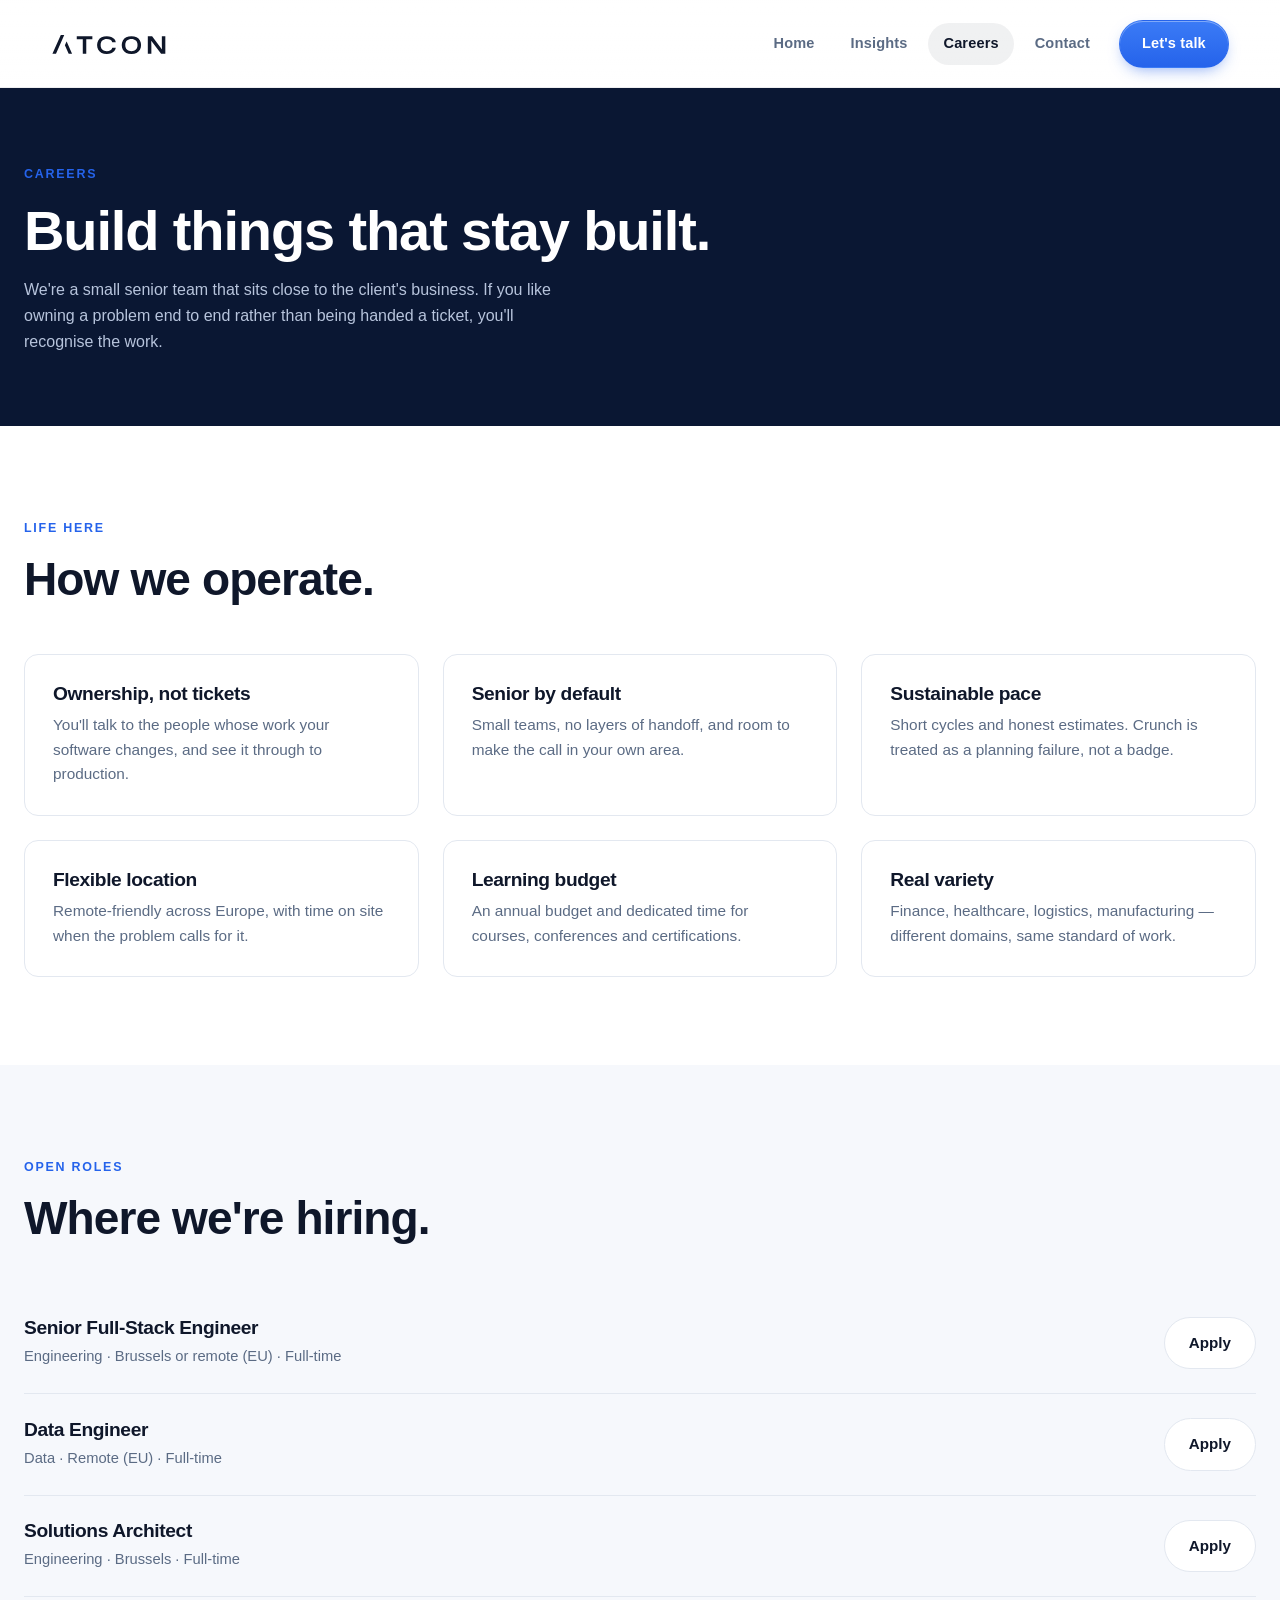
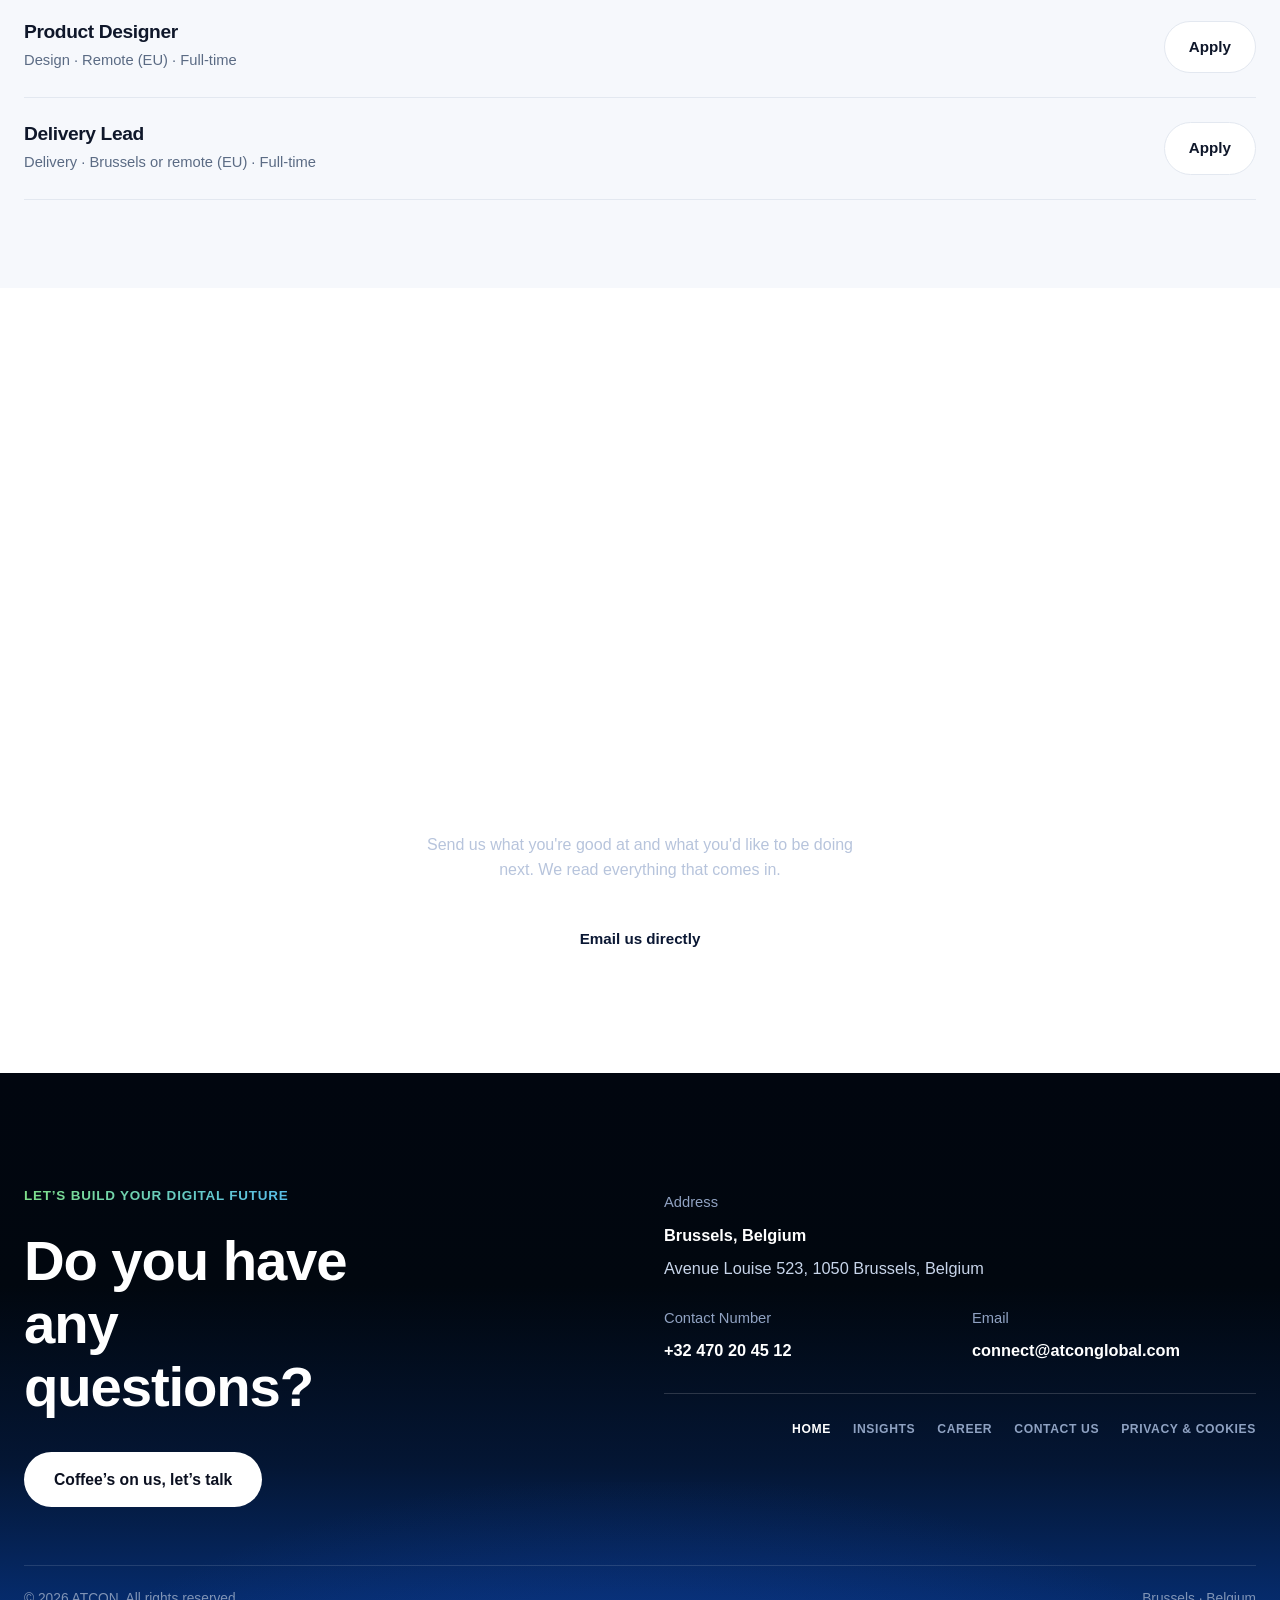
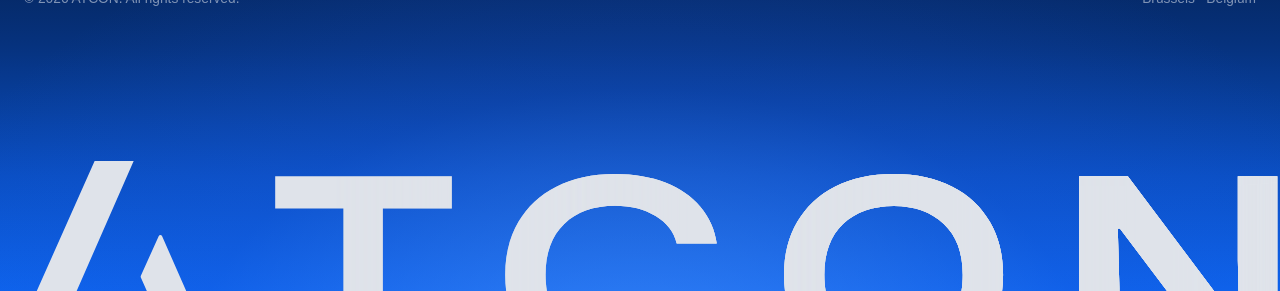
<file: careers.html>
<!DOCTYPE html>
<html lang="en">
<head>
<meta charset="utf-8">
<meta name="viewport" content="width=device-width, initial-scale=1">
<title>Careers — ATCON</title>
<meta name="description" content="Join ATCON — a senior team that works close to the business and owns the outcome.">
  <link rel="icon" href="favicon.svg" type="image/svg+xml">
  <link rel="apple-touch-icon" href="assets/img/atcon-a.svg">
  <link rel="mask-icon" href="favicon.svg" color="#2563eb">
<link rel="stylesheet" href="assets/css/styles.css?v=1786802215">
</head>
<body>

<header class="site-header">
  <div class="container">
    <a class="logo" href="index.html" aria-label="ATCON"><span class="logo-mark"></span></a>
    <button class="nav-toggle" aria-label="Toggle navigation" aria-expanded="false">☰</button>
    <nav class="nav">
      <a href="index.html">Home</a>
      <a href="index.html">Insights</a>
      <a href="index.html" aria-current="page">Careers</a>
      <a href="index.html#contact">Contact</a>
      <a class="btn btn--primary" href="index.html#contact">Let's talk</a>
    </nav>
  </div>
</header>

<main>

  <section class="page-hero">
    <div class="container">
      <span class="eyebrow">Careers</span>
      <h1>Build things that stay built.</h1>
      <p>
        We're a small senior team that sits close to the client's business. If
        you like owning a problem end to end rather than being handed a ticket,
        you'll recognise the work.
      </p>
    </div>
  </section>

  <section class="section">
    <div class="container">
      <div class="section-head">
        <span class="eyebrow">Life here</span>
        <h2>How we operate.</h2>
      </div>

      <div class="grid grid-3">
        <article class="card reveal">
          <h3>Ownership, not tickets</h3>
          <p>You'll talk to the people whose work your software changes, and see it through to production.</p>
        </article>
        <article class="card reveal">
          <h3>Senior by default</h3>
          <p>Small teams, no layers of handoff, and room to make the call in your own area.</p>
        </article>
        <article class="card reveal">
          <h3>Sustainable pace</h3>
          <p>Short cycles and honest estimates. Crunch is treated as a planning failure, not a badge.</p>
        </article>
        <article class="card reveal">
          <h3>Flexible location</h3>
          <p>Remote-friendly across Europe, with time on site when the problem calls for it.</p>
        </article>
        <article class="card reveal">
          <h3>Learning budget</h3>
          <p>An annual budget and dedicated time for courses, conferences and certifications.</p>
        </article>
        <article class="card reveal">
          <h3>Real variety</h3>
          <p>Finance, healthcare, logistics, manufacturing — different domains, same standard of work.</p>
        </article>
      </div>
    </div>
  </section>

  <section class="section section--alt">
    <div class="container">
      <div class="section-head">
        <span class="eyebrow">Open roles</span>
        <h2>Where we're hiring.</h2>
      </div>

      <div class="job">
        <div>
          <h3>Senior Full-Stack Engineer</h3>
          <span class="job-meta">Engineering · Brussels or remote (EU) · Full-time</span>
        </div>
        <a class="btn btn--ghost" href="index.html#contact">Apply</a>
      </div>

      <div class="job">
        <div>
          <h3>Data Engineer</h3>
          <span class="job-meta">Data · Remote (EU) · Full-time</span>
        </div>
        <a class="btn btn--ghost" href="index.html#contact">Apply</a>
      </div>

      <div class="job">
        <div>
          <h3>Solutions Architect</h3>
          <span class="job-meta">Engineering · Brussels · Full-time</span>
        </div>
        <a class="btn btn--ghost" href="index.html#contact">Apply</a>
      </div>

      <div class="job">
        <div>
          <h3>Product Designer</h3>
          <span class="job-meta">Design · Remote (EU) · Full-time</span>
        </div>
        <a class="btn btn--ghost" href="index.html#contact">Apply</a>
      </div>

      <div class="job">
        <div>
          <h3>Delivery Lead</h3>
          <span class="job-meta">Delivery · Brussels or remote (EU) · Full-time</span>
        </div>
        <a class="btn btn--ghost" href="index.html#contact">Apply</a>
      </div>
    </div>
  </section>

  <section class="section">
    <div class="container">
      <div class="cta">
        <h2>Nothing that fits?</h2>
        <p>
          Send us what you're good at and what you'd like to be doing next. We
          read everything that comes in.
        </p>
        <div class="hero-actions">
          <a class="btn btn--light" href="mailto:connect@atconglobal.com">Email us directly</a>
        </div>
      </div>
    </div>
  </section>

</main>

<footer class="site-footer">
  <div class="container">
    <div class="footer-top">
      <div class="footer-cta">
        <p class="footer-eyebrow">Let&rsquo;s build your digital future</p>
        <h2 class="footer-head">Do you have any questions?</h2>
        <a class="footer-btn" href="index.html#contact">Coffee&rsquo;s on us, let&rsquo;s talk</a>
      </div>

      <div class="footer-info">
        <div class="footer-field footer-field--wide">
          <span class="footer-label">Address</span>
          <span class="footer-value">Brussels, Belgium</span>
          <span class="footer-sub">Avenue Louise 523, 1050 Brussels, Belgium</span>
        </div>
        <div class="footer-pair">
          <div class="footer-field">
            <span class="footer-label">Contact Number</span>
            <a class="footer-value" href="tel:+32470204512">+32 470 20 45 12</a>
          </div>
          <div class="footer-field">
            <span class="footer-label">Email</span>
            <a class="footer-value" href="mailto:connect@atconglobal.com">connect@atconglobal.com</a>
          </div>
        </div>
        <nav class="footer-nav" aria-label="Footer">
          <a href="index.html" aria-current="page">Home</a>
          <a href="index.html">Insights</a>
          <a href="index.html">Career</a>
          <a href="index.html#contact">Contact us</a>
          <a href="#">Privacy &amp; Cookies</a>
        </nav>
      </div>
    </div>
  </div>

    <div class="container">
      <div class="footer-legal">
        <span>&copy; <span data-year>2026</span> ATCON. All rights reserved.</span>
        <span>Brussels &middot; Belgium</span>
      </div>
    </div>

  <!-- Liquid ripple filter for the wordmark. feTurbulence generates a noise
       field; feDisplacementMap then pushes each pixel of the mark sideways by
       the amount that noise says — which is what makes the letters wobble like
       something seen through moving water. The <animate> drifts the noise so
       the surface is never still; main.js only tweens `scale`, the intensity,
       which sits at 0 until the pointer is over it. -->
  <svg width="0" height="0" aria-hidden="true" focusable="false" style="position:absolute">
    <filter id="footer-liquid" x="-12%" y="-12%" width="124%" height="124%">
      <feTurbulence type="fractalNoise" baseFrequency="0.005 0.011" numOctaves="3" seed="7" result="noise">
        <animate attributeName="baseFrequency" dur="16s" repeatCount="indefinite"
                 values="0.005 0.011;0.009 0.006;0.005 0.011"/>
      </feTurbulence>
      <feDisplacementMap in="SourceGraphic" in2="noise" scale="17"
                         xChannelSelector="R" yChannelSelector="G"/>
    </filter>
  </svg>

  <!-- Oversized wordmark, cropped by the footer's bottom edge. The blur is
       progressive left-to-right: five stacked copies of the same mark, each
       blurrier than the last, each revealed by its own gradient mask further
       to the right. A single filter cannot ramp across an element, so layering
       masked copies is the way to fake a gradient blur. -->
  <div class="footer-mark" data-liquid aria-hidden="true">
    <span class="footer-mark__layer" style="--b:0px;   --from:0%;  --to:24%"></span>
    <span class="footer-mark__layer" style="--b:4px;   --from:26%; --to:46%"></span>
    <span class="footer-mark__layer" style="--b:11px;  --from:44%; --to:64%"></span>
    <span class="footer-mark__layer" style="--b:22px;  --from:62%; --to:82%"></span>
    <span class="footer-mark__layer" style="--b:38px;  --from:78%; --to:100%"></span>
    <span class="footer-mark__wet"><i class="footer-mark__wetInk"></i></span>
  </div>
</footer>

<script src="assets/js/main.js"></script>
</body>
</html>
</file>
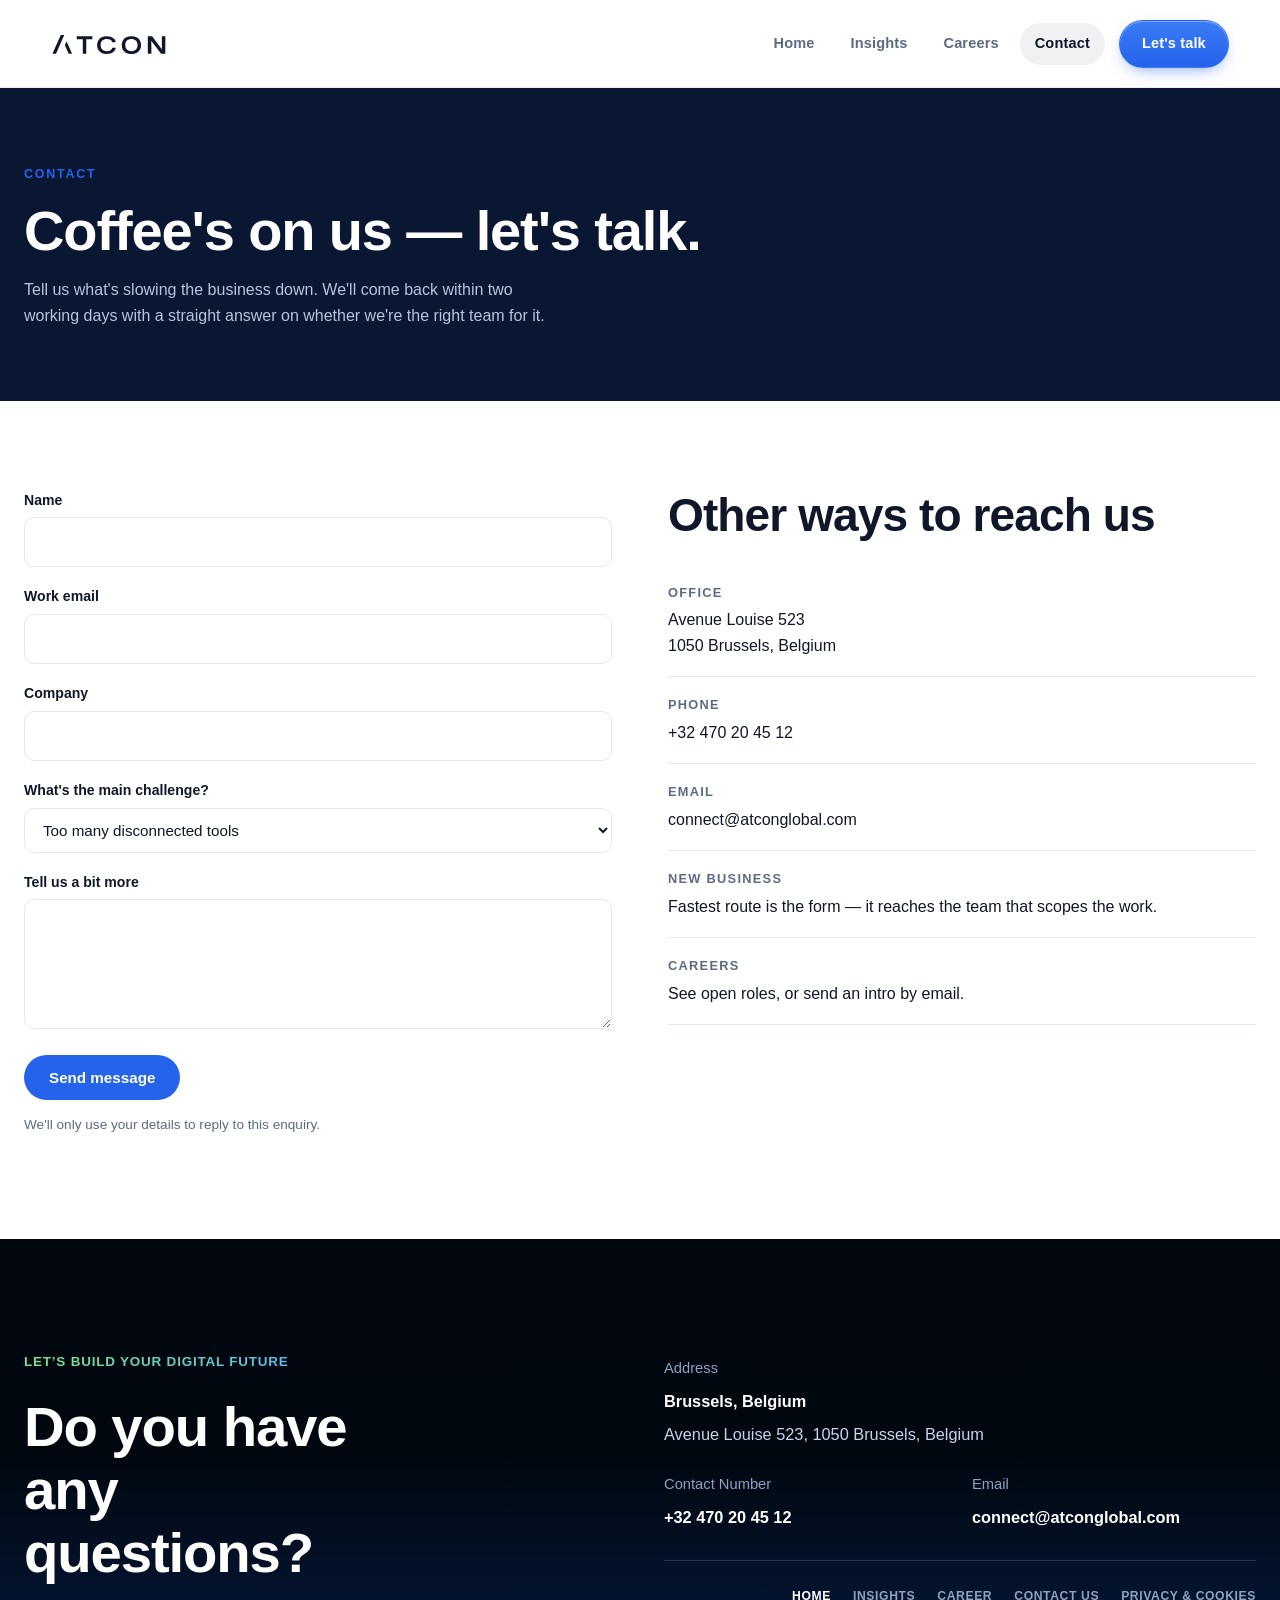
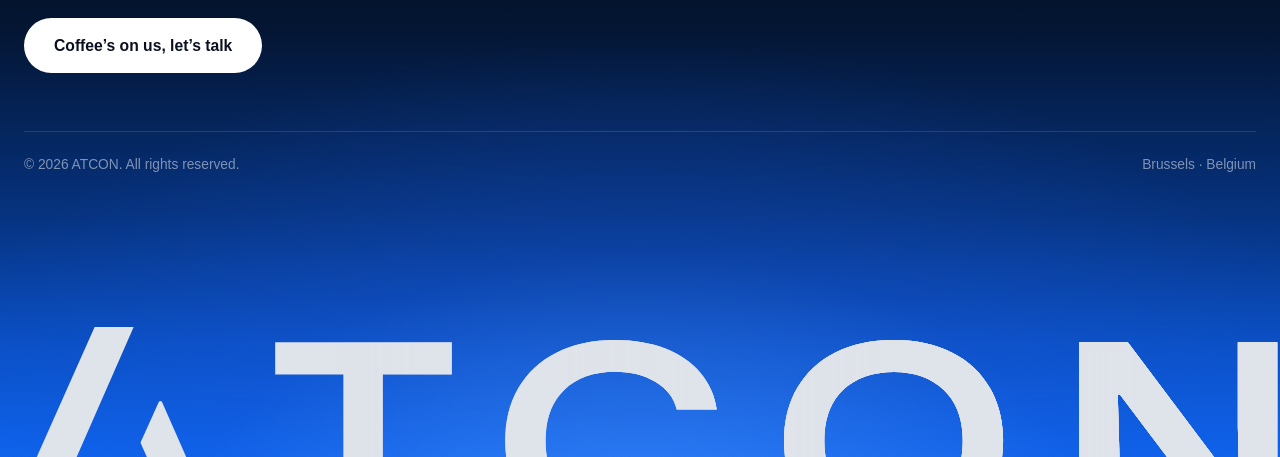
<file: contact.html>
<!DOCTYPE html>
<html lang="en">
<head>
<meta charset="utf-8">
<meta name="viewport" content="width=device-width, initial-scale=1">
<title>Contact — ATCON</title>
<meta name="description" content="Tell us what's slowing your business down. We'll come back with a straight answer on whether we can help.">
  <link rel="icon" href="favicon.svg" type="image/svg+xml">
  <link rel="apple-touch-icon" href="assets/img/atcon-a.svg">
  <link rel="mask-icon" href="favicon.svg" color="#2563eb">
<link rel="stylesheet" href="assets/css/styles.css?v=1786802215">
</head>
<body>

<header class="site-header">
  <div class="container">
    <a class="logo" href="index.html" aria-label="ATCON"><span class="logo-mark"></span></a>
    <button class="nav-toggle" aria-label="Toggle navigation" aria-expanded="false">☰</button>
    <nav class="nav">
      <a href="index.html">Home</a>
      <a href="index.html">Insights</a>
      <a href="index.html">Careers</a>
      <a href="index.html#contact" aria-current="page">Contact</a>
      <a class="btn btn--primary" href="index.html#contact">Let's talk</a>
    </nav>
  </div>
</header>

<main>

  <section class="page-hero">
    <div class="container">
      <span class="eyebrow">Contact</span>
      <h1>Coffee's on us — let's talk.</h1>
      <p>
        Tell us what's slowing the business down. We'll come back within two
        working days with a straight answer on whether we're the right team for
        it.
      </p>
    </div>
  </section>

  <section class="section">
    <div class="container contact-grid">

      <form data-contact-form novalidate>
        <div class="field">
          <label for="name">Name</label>
          <input id="name" name="name" type="text" autocomplete="name" required>
        </div>

        <div class="field">
          <label for="email">Work email</label>
          <input id="email" name="email" type="email" autocomplete="email" required>
        </div>

        <div class="field">
          <label for="company">Company</label>
          <input id="company" name="company" type="text" autocomplete="organization">
        </div>

        <div class="field">
          <label for="challenge">What's the main challenge?</label>
          <select id="challenge" name="challenge">
            <option>Too many disconnected tools</option>
            <option>Manual work that should be automated</option>
            <option>Reporting and data we can't trust</option>
            <option>A system that won't scale</option>
            <option>Something else</option>
          </select>
        </div>

        <div class="field">
          <label for="message">Tell us a bit more</label>
          <textarea id="message" name="message"></textarea>
        </div>

        <button class="btn btn--primary" type="submit">Send message</button>
        <p class="form-note" data-form-status style="margin-top:14px">
          We'll only use your details to reply to this enquiry.
        </p>
      </form>

      <div>
        <h2>Other ways to reach us</h2>
        <ul class="detail-list">
          <li>
            <strong>Office</strong>
            Avenue Louise 523<br>1050 Brussels, Belgium
          </li>
          <li>
            <strong>Phone</strong>
            <a href="tel:+32470204512">+32 470 20 45 12</a>
          </li>
          <li>
            <strong>Email</strong>
            <a href="mailto:connect@atconglobal.com">connect@atconglobal.com</a>
          </li>
          <li>
            <strong>New business</strong>
            Fastest route is the form — it reaches the team that scopes the work.
          </li>
          <li>
            <strong>Careers</strong>
            See <a href="index.html">open roles</a>, or send an intro by email.
          </li>
        </ul>
      </div>

    </div>
  </section>

</main>

<footer class="site-footer">
  <div class="container">
    <div class="footer-top">
      <div class="footer-cta">
        <p class="footer-eyebrow">Let&rsquo;s build your digital future</p>
        <h2 class="footer-head">Do you have any questions?</h2>
        <a class="footer-btn" href="index.html#contact">Coffee&rsquo;s on us, let&rsquo;s talk</a>
      </div>

      <div class="footer-info">
        <div class="footer-field footer-field--wide">
          <span class="footer-label">Address</span>
          <span class="footer-value">Brussels, Belgium</span>
          <span class="footer-sub">Avenue Louise 523, 1050 Brussels, Belgium</span>
        </div>
        <div class="footer-pair">
          <div class="footer-field">
            <span class="footer-label">Contact Number</span>
            <a class="footer-value" href="tel:+32470204512">+32 470 20 45 12</a>
          </div>
          <div class="footer-field">
            <span class="footer-label">Email</span>
            <a class="footer-value" href="mailto:connect@atconglobal.com">connect@atconglobal.com</a>
          </div>
        </div>
        <nav class="footer-nav" aria-label="Footer">
          <a href="index.html" aria-current="page">Home</a>
          <a href="index.html">Insights</a>
          <a href="index.html">Career</a>
          <a href="index.html#contact">Contact us</a>
          <a href="#">Privacy &amp; Cookies</a>
        </nav>
      </div>
    </div>
  </div>

    <div class="container">
      <div class="footer-legal">
        <span>&copy; <span data-year>2026</span> ATCON. All rights reserved.</span>
        <span>Brussels &middot; Belgium</span>
      </div>
    </div>

  <!-- Liquid ripple filter for the wordmark. feTurbulence generates a noise
       field; feDisplacementMap then pushes each pixel of the mark sideways by
       the amount that noise says — which is what makes the letters wobble like
       something seen through moving water. The <animate> drifts the noise so
       the surface is never still; main.js only tweens `scale`, the intensity,
       which sits at 0 until the pointer is over it. -->
  <svg width="0" height="0" aria-hidden="true" focusable="false" style="position:absolute">
    <filter id="footer-liquid" x="-12%" y="-12%" width="124%" height="124%">
      <feTurbulence type="fractalNoise" baseFrequency="0.005 0.011" numOctaves="3" seed="7" result="noise">
        <animate attributeName="baseFrequency" dur="16s" repeatCount="indefinite"
                 values="0.005 0.011;0.009 0.006;0.005 0.011"/>
      </feTurbulence>
      <feDisplacementMap in="SourceGraphic" in2="noise" scale="17"
                         xChannelSelector="R" yChannelSelector="G"/>
    </filter>
  </svg>

  <!-- Oversized wordmark, cropped by the footer's bottom edge. The blur is
       progressive left-to-right: five stacked copies of the same mark, each
       blurrier than the last, each revealed by its own gradient mask further
       to the right. A single filter cannot ramp across an element, so layering
       masked copies is the way to fake a gradient blur. -->
  <div class="footer-mark" data-liquid aria-hidden="true">
    <span class="footer-mark__layer" style="--b:0px;   --from:0%;  --to:24%"></span>
    <span class="footer-mark__layer" style="--b:4px;   --from:26%; --to:46%"></span>
    <span class="footer-mark__layer" style="--b:11px;  --from:44%; --to:64%"></span>
    <span class="footer-mark__layer" style="--b:22px;  --from:62%; --to:82%"></span>
    <span class="footer-mark__layer" style="--b:38px;  --from:78%; --to:100%"></span>
    <span class="footer-mark__wet"><i class="footer-mark__wetInk"></i></span>
  </div>
</footer>

<script src="assets/js/main.js"></script>
</body>
</html>
</file>
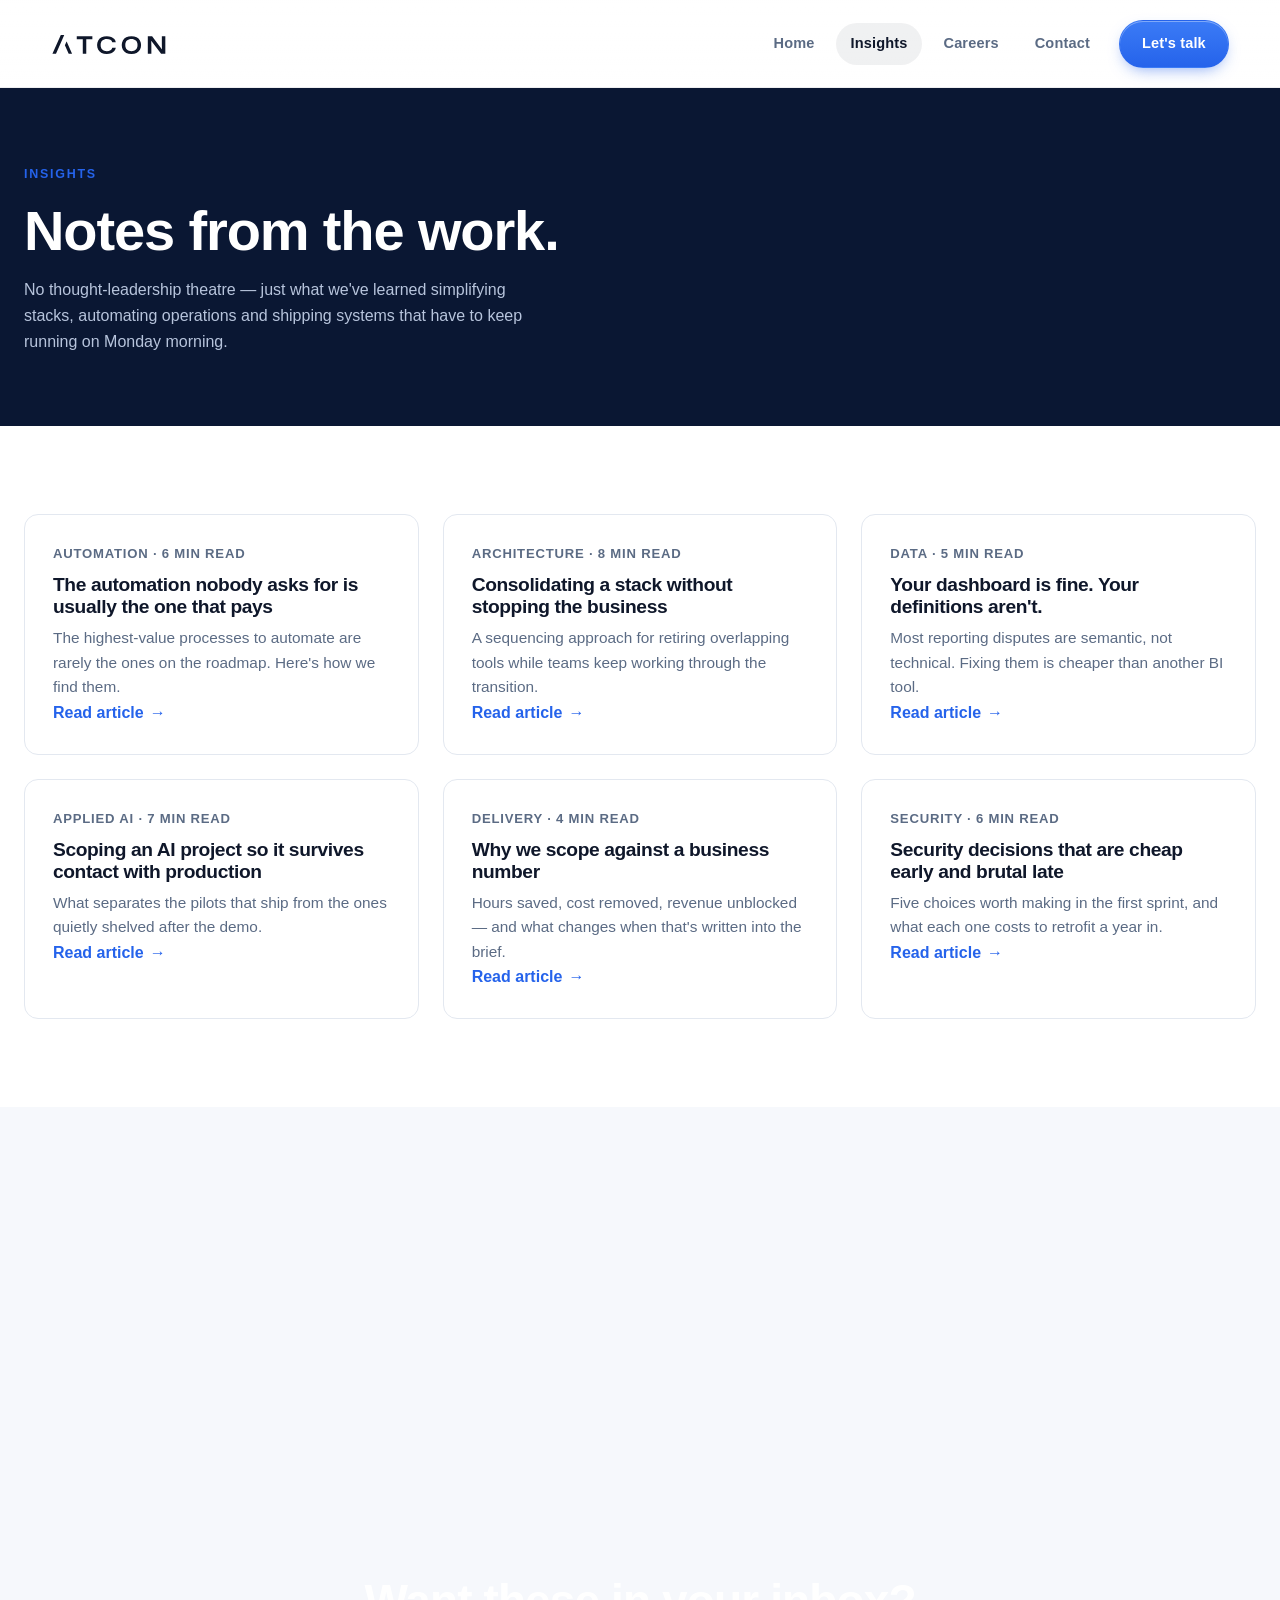
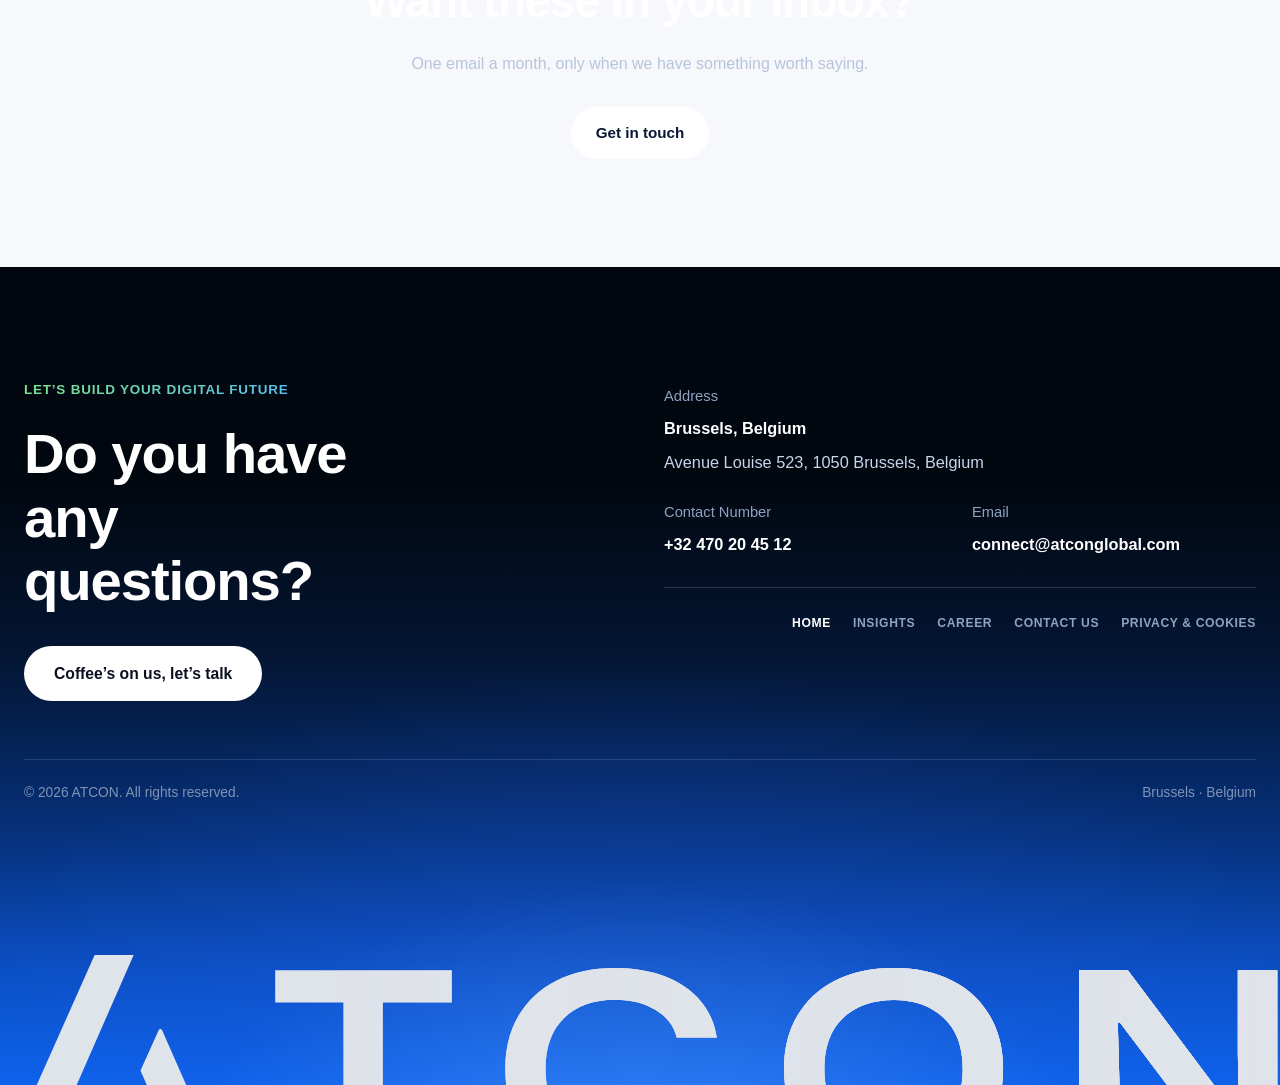
<file: insights.html>
<!DOCTYPE html>
<html lang="en">
<head>
<meta charset="utf-8">
<meta name="viewport" content="width=device-width, initial-scale=1">
<title>Insights — ATCON</title>
<meta name="description" content="Practical writing on simplifying technology, automating operations and building digital systems that scale.">
  <link rel="icon" href="favicon.svg" type="image/svg+xml">
  <link rel="apple-touch-icon" href="assets/img/atcon-a.svg">
  <link rel="mask-icon" href="favicon.svg" color="#2563eb">
<link rel="stylesheet" href="assets/css/styles.css?v=1786802215">
</head>
<body>

<header class="site-header">
  <div class="container">
    <a class="logo" href="index.html" aria-label="ATCON"><span class="logo-mark"></span></a>
    <button class="nav-toggle" aria-label="Toggle navigation" aria-expanded="false">☰</button>
    <nav class="nav">
      <a href="index.html">Home</a>
      <a href="index.html" aria-current="page">Insights</a>
      <a href="index.html">Careers</a>
      <a href="index.html#contact">Contact</a>
      <a class="btn btn--primary" href="index.html#contact">Let's talk</a>
    </nav>
  </div>
</header>

<main>

  <section class="page-hero">
    <div class="container">
      <span class="eyebrow">Insights</span>
      <h1>Notes from the work.</h1>
      <p>
        No thought-leadership theatre — just what we've learned simplifying
        stacks, automating operations and shipping systems that have to keep
        running on Monday morning.
      </p>
    </div>
  </section>

  <section class="section">
    <div class="container">
      <div class="grid grid-3">

        <article class="card post reveal">
          <span class="meta">Automation · 6 min read</span>
          <h3>The automation nobody asks for is usually the one that pays</h3>
          <p>The highest-value processes to automate are rarely the ones on the roadmap. Here's how we find them.</p>
          <a class="link-arrow" href="#">Read article</a>
        </article>

        <article class="card post reveal">
          <span class="meta">Architecture · 8 min read</span>
          <h3>Consolidating a stack without stopping the business</h3>
          <p>A sequencing approach for retiring overlapping tools while teams keep working through the transition.</p>
          <a class="link-arrow" href="#">Read article</a>
        </article>

        <article class="card post reveal">
          <span class="meta">Data · 5 min read</span>
          <h3>Your dashboard is fine. Your definitions aren't.</h3>
          <p>Most reporting disputes are semantic, not technical. Fixing them is cheaper than another BI tool.</p>
          <a class="link-arrow" href="#">Read article</a>
        </article>

        <article class="card post reveal">
          <span class="meta">Applied AI · 7 min read</span>
          <h3>Scoping an AI project so it survives contact with production</h3>
          <p>What separates the pilots that ship from the ones quietly shelved after the demo.</p>
          <a class="link-arrow" href="#">Read article</a>
        </article>

        <article class="card post reveal">
          <span class="meta">Delivery · 4 min read</span>
          <h3>Why we scope against a business number</h3>
          <p>Hours saved, cost removed, revenue unblocked — and what changes when that's written into the brief.</p>
          <a class="link-arrow" href="#">Read article</a>
        </article>

        <article class="card post reveal">
          <span class="meta">Security · 6 min read</span>
          <h3>Security decisions that are cheap early and brutal late</h3>
          <p>Five choices worth making in the first sprint, and what each one costs to retrofit a year in.</p>
          <a class="link-arrow" href="#">Read article</a>
        </article>

      </div>
    </div>
  </section>

  <section class="section section--alt">
    <div class="container">
      <div class="cta">
        <h2>Want these in your inbox?</h2>
        <p>One email a month, only when we have something worth saying.</p>
        <div class="hero-actions">
          <a class="btn btn--light" href="index.html#contact">Get in touch</a>
        </div>
      </div>
    </div>
  </section>

</main>

<footer class="site-footer">
  <div class="container">
    <div class="footer-top">
      <div class="footer-cta">
        <p class="footer-eyebrow">Let&rsquo;s build your digital future</p>
        <h2 class="footer-head">Do you have any questions?</h2>
        <a class="footer-btn" href="index.html#contact">Coffee&rsquo;s on us, let&rsquo;s talk</a>
      </div>

      <div class="footer-info">
        <div class="footer-field footer-field--wide">
          <span class="footer-label">Address</span>
          <span class="footer-value">Brussels, Belgium</span>
          <span class="footer-sub">Avenue Louise 523, 1050 Brussels, Belgium</span>
        </div>
        <div class="footer-pair">
          <div class="footer-field">
            <span class="footer-label">Contact Number</span>
            <a class="footer-value" href="tel:+32470204512">+32 470 20 45 12</a>
          </div>
          <div class="footer-field">
            <span class="footer-label">Email</span>
            <a class="footer-value" href="mailto:connect@atconglobal.com">connect@atconglobal.com</a>
          </div>
        </div>
        <nav class="footer-nav" aria-label="Footer">
          <a href="index.html" aria-current="page">Home</a>
          <a href="index.html">Insights</a>
          <a href="index.html">Career</a>
          <a href="index.html#contact">Contact us</a>
          <a href="#">Privacy &amp; Cookies</a>
        </nav>
      </div>
    </div>
  </div>

    <div class="container">
      <div class="footer-legal">
        <span>&copy; <span data-year>2026</span> ATCON. All rights reserved.</span>
        <span>Brussels &middot; Belgium</span>
      </div>
    </div>

  <!-- Liquid ripple filter for the wordmark. feTurbulence generates a noise
       field; feDisplacementMap then pushes each pixel of the mark sideways by
       the amount that noise says — which is what makes the letters wobble like
       something seen through moving water. The <animate> drifts the noise so
       the surface is never still; main.js only tweens `scale`, the intensity,
       which sits at 0 until the pointer is over it. -->
  <svg width="0" height="0" aria-hidden="true" focusable="false" style="position:absolute">
    <filter id="footer-liquid" x="-12%" y="-12%" width="124%" height="124%">
      <feTurbulence type="fractalNoise" baseFrequency="0.005 0.011" numOctaves="3" seed="7" result="noise">
        <animate attributeName="baseFrequency" dur="16s" repeatCount="indefinite"
                 values="0.005 0.011;0.009 0.006;0.005 0.011"/>
      </feTurbulence>
      <feDisplacementMap in="SourceGraphic" in2="noise" scale="17"
                         xChannelSelector="R" yChannelSelector="G"/>
    </filter>
  </svg>

  <!-- Oversized wordmark, cropped by the footer's bottom edge. The blur is
       progressive left-to-right: five stacked copies of the same mark, each
       blurrier than the last, each revealed by its own gradient mask further
       to the right. A single filter cannot ramp across an element, so layering
       masked copies is the way to fake a gradient blur. -->
  <div class="footer-mark" data-liquid aria-hidden="true">
    <span class="footer-mark__layer" style="--b:0px;   --from:0%;  --to:24%"></span>
    <span class="footer-mark__layer" style="--b:4px;   --from:26%; --to:46%"></span>
    <span class="footer-mark__layer" style="--b:11px;  --from:44%; --to:64%"></span>
    <span class="footer-mark__layer" style="--b:22px;  --from:62%; --to:82%"></span>
    <span class="footer-mark__layer" style="--b:38px;  --from:78%; --to:100%"></span>
    <span class="footer-mark__wet"><i class="footer-mark__wetInk"></i></span>
  </div>
</footer>

<script src="assets/js/main.js"></script>
</body>
</html>
</file>
<file: assets/css/styles.css>
/* ATCON — base styles
   Palette, layout primitives and components shared by every page. */

:root {
  --navy: #0a1733;
  --navy-soft: #13254c;
  --blue: #2563eb;
  --blue-dark: #1d4ed8;
  --blue-tint: #e8efff;
  --ink: #0f172a;
  --muted: #5b6b84;
  --line: #e3e8f0;
  --bg: #ffffff;
  --bg-alt: #f6f8fc;
  --radius: 14px;
  --radius-lg: 22px;
  /* Total sticky-header height: 12px float gap + 64px capsule + 12px. Every
     sticky offset on the site pins to this (case stack, how-we-work scene) and
     the hero sizes itself against it, so change it here and nowhere else.
     main.js reads the computed value rather than repeating the number. */
  --header-h: 88px;
  /* Sampled from the hero clip's own background. Lives here rather than on
     .hero because the band that fades the hero into the sequence section needs
     the same value, and a var scoped to .hero resolves to nothing outside it. */
  --hero-bg: #f8f8fa;
  --shadow: 0 1px 2px rgba(15, 23, 42, .04), 0 12px 32px rgba(15, 23, 42, .06);
  --shadow-lg: 0 24px 60px rgba(10, 23, 51, .12);
  /* Width every .container is capped to. At 1160 the content sat in a narrow
     column with wide empty margins on large displays; 1320 lets each section
     reach further out on both sides without running to the edges. One value,
     so the whole site keeps a single consistent measure. */
  --max: 1320px;
  /* One size for every section title. They had drifted to four different
     clamps (30px in the spiral, 41.6 standard, 51.8 testimonials, 67.2 in the
     sequence), which read as four different type scales on one page. */
  --h2: clamp(2rem, 3.6vw, 50px);
  --font: "Inter", -apple-system, BlinkMacSystemFont, "Segoe UI", Roboto,
    "Helvetica Neue", Arial, sans-serif;
}

* { box-sizing: border-box; }

html { scroll-behavior: smooth; }

body {
  margin: 0;
  font-family: var(--font);
  color: var(--ink);
  background: var(--bg);
  line-height: 1.6;
  -webkit-font-smoothing: antialiased;
}

img { max-width: 100%; display: block; }

a { color: inherit; text-decoration: none; }

h1, h2, h3, h4 {
  margin: 0 0 .5em;
  line-height: 1.15;
  letter-spacing: -.02em;
  font-weight: 700;
}

h1 { font-size: clamp(2.2rem, 5vw, 3.5rem); }
h2 { font-size: var(--h2); }
h3 { font-size: 1.2rem; }

p { margin: 0 0 1rem; }

.container {
  width: 100%;
  max-width: var(--max);
  margin-inline: auto;
  padding-inline: 24px;
}

.section { padding: 88px 0; }
/* keep anchor targets clear of the sticky header */
.section[id] { scroll-margin-top: 90px; }
.section--alt { background: var(--bg-alt); }
.section--dark { background: var(--navy); color: #fff; }
.section--dark p { color: #b7c4dc; }

.eyebrow {
  display: inline-block;
  font-size: .78rem;
  font-weight: 700;
  letter-spacing: .14em;
  text-transform: uppercase;
  color: var(--blue);
  margin-bottom: 14px;
}
.section--dark .eyebrow { color: #7ea6ff; }

.lead { font-size: 1.08rem; color: var(--muted); max-width: 62ch; }
.section--dark .lead { color: #b7c4dc; }

.section-head { max-width: 720px; margin-bottom: 48px; }
.section-head.center { margin-inline: auto; text-align: center; }

/* ---------- buttons ---------- */

.btn {
  display: inline-flex;
  align-items: center;
  gap: 8px;
  padding: 13px 24px;
  border-radius: 999px;
  font-weight: 600;
  font-size: .95rem;
  border: 1px solid transparent;
  cursor: pointer;
  transition: transform .15s ease, background .15s ease, border-color .15s ease,
    color .15s ease;
}
.btn:hover { transform: translateY(-1px); }
.btn--primary { background: var(--blue); color: #fff; }
.btn--primary:hover { background: var(--blue-dark); }
.btn--ghost { border-color: var(--line); background: #fff; color: var(--ink); }
.btn--ghost:hover { border-color: var(--blue); color: var(--blue); }
.btn--light { background: #fff; color: var(--navy); }
.btn--outline-light { border-color: rgba(255, 255, 255, .35); color: #fff; }
.btn--outline-light:hover { border-color: #fff; }

.link-arrow {
  font-weight: 600;
  color: var(--blue);
  display: inline-flex;
  align-items: center;
  gap: 6px;
}
.link-arrow::after { content: "→"; transition: transform .15s ease; }
.link-arrow:hover::after { transform: translateX(3px); }

/* ---------- header: liquid glass ----------
   The sticky bar itself is transparent — the glass is the .container capsule
   floating inside it, so the page refracts through the pill *and* past its
   edges rather than sliding under a full-width slab. Three layers are what
   make it read as glass rather than as a flat translucent box:
     1. backdrop-filter blur + heavy saturation — the refraction. The
        saturation boost is the part people skip, and it is what keeps colour
        passing underneath alive instead of washing grey.
     2. ::before — a 1px gradient ring masked to the rim only, brightest at
        the top-left where the light lands. This is the specular edge; a plain
        1px solid border kills the effect instantly.
     3. ::after — a soft sheen pooled in the top half, under the content.
   The alphas are tuned for this light page. On a dark background raise the
   white alphas rather than swapping in a dark tint, or the pill goes muddy. */

.site-header {
  position: sticky;
  top: 0;
  z-index: 50;
  /* the 16px side padding is what keeps the capsule off the screen edges at
     viewports narrower than --max, so it reads as floating at every width */
  padding: 12px 16px;
  background: transparent;
  transition: transform .38s cubic-bezier(.4, 0, .2, 1);
}
/* Retreats on the way down, returns on the way up. Deliberately a transform
   and not a height/display change: every sticky offset on the site is derived
   from --header-h, so anything that altered layout here would drag the case
   stack, the how-we-work scene and the sequence out of register. A transform
   moves the pixels only. */
.site-header.is-hidden { transform: translateY(calc(-100% - 10px)); }
.site-header .container {
  position: relative;
  display: flex;
  align-items: center;
  justify-content: space-between;
  height: 64px;
  padding-inline: 24px 10px;
  border-radius: 999px;
  background: linear-gradient(180deg, rgba(255, 255, 255, .72), rgba(255, 255, 255, .44));
  -webkit-backdrop-filter: blur(20px) saturate(185%);
  backdrop-filter: blur(20px) saturate(185%);
  box-shadow:
    inset 0 1px 1px rgba(255, 255, 255, .7),
    inset 0 -1px 1px rgba(15, 23, 42, .05),
    0 12px 32px -14px rgba(15, 23, 42, .22),
    0 2px 8px -4px rgba(15, 23, 42, .10);
  transition: height .35s cubic-bezier(.4, 0, .2, 1), background .35s ease,
    box-shadow .35s ease;
}
/* the rim light. padding + xor mask leaves only the 1px ring painted. */
.site-header .container::before {
  content: "";
  position: absolute;
  inset: 0;
  z-index: 2;
  border-radius: inherit;
  padding: 1px;
  pointer-events: none;
  background: linear-gradient(145deg,
    rgba(255, 255, 255, 1) 0%,
    rgba(255, 255, 255, .35) 30%,
    rgba(255, 255, 255, 0) 55%,
    rgba(255, 255, 255, .2) 78%,
    rgba(255, 255, 255, .65) 100%);
  -webkit-mask: linear-gradient(#000 0 0) content-box, linear-gradient(#000 0 0);
  mask: linear-gradient(#000 0 0) content-box, linear-gradient(#000 0 0);
  -webkit-mask-composite: xor;
  mask-composite: exclude;
}
/* the sheen, pooled in the top half and clipped to the capsule's top curve */
.site-header .container::after {
  content: "";
  position: absolute;
  inset: 1px 1px auto;
  height: 48%;
  z-index: 1;
  border-radius: 999px 999px 0 0;
  pointer-events: none;
  background: linear-gradient(180deg, rgba(255, 255, 255, .5), rgba(255, 255, 255, 0));
}
/* Content rides above both glass layers. Deliberately no `position` here: flex
   items honour z-index while still statically positioned, and setting
   position:relative at this specificity would outrank the plain `.nav` rule in
   the mobile media query that has to switch the dropdown to absolute. */
.site-header .logo,
.site-header .nav,
.site-header .nav-toggle { z-index: 3; }

/* Once the page moves, the glass firms up — the cue that you have left the top
   of the document. Deliberately no size change: --header-h is the offset every
   sticky thing on the site pins to (the case stack, the how-we-work scene, the
   hero's min-height), so a header that changed height on scroll would drag all
   of those out of register mid-scroll. Only the finish changes. */
.site-header.is-scrolled .container {
  background: linear-gradient(180deg, rgba(255, 255, 255, .88), rgba(255, 255, 255, .66));
  box-shadow:
    inset 0 1px 1px rgba(255, 255, 255, .8),
    inset 0 -1px 1px rgba(15, 23, 42, .06),
    0 16px 40px -16px rgba(15, 23, 42, .3),
    0 3px 10px -5px rgba(15, 23, 42, .14);
}

.logo {
  display: flex;
  align-items: center;
  color: var(--ink);
}
/* The wordmark ships as a white SVG (it was drawn for a dark header), so it is
   used as a mask over currentColor rather than as an <img> — that way the same
   file serves the dark logo here and the white one in the footer, and it can
   pick up hover/theme colours for free. */
.logo-mark {
  display: block;
  width: 116px;
  height: 20px;
  background: currentColor;
  -webkit-mask: url("../img/atcon-logo.svg") no-repeat center / contain;
  mask: url("../img/atcon-logo.svg") no-repeat center / contain;
  transition: opacity .2s ease;
}
.logo:hover .logo-mark { opacity: .72; }

.nav { display: flex; align-items: center; gap: 6px; }
.nav a {
  padding: 9px 15px;
  border-radius: 999px;
  font-size: .91rem;
  font-weight: 600;
  color: var(--muted);
  letter-spacing: .01em;
  transition: color .2s ease, background .2s ease;
}
.nav a:hover { color: var(--ink); background: rgba(15, 23, 42, .05); }
.nav a[aria-current="page"] { color: var(--ink); background: rgba(15, 23, 42, .06); }
/* the CTA is an <a> too — keep it on the button colours, not the nav link colours */
.nav a.btn--primary,
.nav a.btn--primary:hover {
  color: #fff;
  margin-left: 8px;
  padding: 11px 22px;
  background: linear-gradient(180deg, #3b7bf6, var(--blue));
  box-shadow:
    inset 0 1px 0 rgba(255, 255, 255, .35),
    0 6px 16px -6px rgba(37, 99, 235, .6);
}
.nav a.btn--primary:hover { filter: brightness(1.07); }
.nav-toggle {
  display: none;
  background: none;
  border: 0;
  font-size: 1.6rem;
  line-height: 1;
  cursor: pointer;
  color: var(--ink);
}

/* ---------- hero ---------- */

/* The clip is a full-bleed layer filling the section: it runs to the top,
   right and bottom edges with no frame, and the copy sits over it on the left.
   --hero-bg is sampled from the clip's own background so the two are seamless. */
.hero {
  /* how far right the clip sits, in px. 0 = flush left. Raise it to push the
     machine further off the copy; the strip it leaves on the left is filled
     by --hero-bg, which is the clip's own background colour, so it's invisible. */
  --hero-shift: 64px;
  position: relative;
  overflow: hidden;
  background: var(--hero-bg);
  /* full page: the hero and the sticky header together fill the viewport, so
     the logo strip below starts just off the fold */
  min-height: max(560px, calc(100vh - var(--header-h)));
  min-height: max(560px, calc(100svh - var(--header-h)));
  display: flex;
  /* the copy sits in the empty lower-left corner of the composition */
  align-items: flex-end;
  padding: 72px 0 88px;
}

/* Fills the whole section, edge to edge. */
.hero-media {
  position: absolute;
  inset: 0;
  z-index: 0;
}
.hero-media video {
  display: block;
  width: 100%;
  height: 100%;
  object-fit: cover;
  /* a length here is the offset of the clip's left edge from the section's
     left edge, so --hero-shift moves the artwork right by exactly that many
     pixels at every viewport width; `cover` takes the crop off the right */
  object-position: var(--hero-shift) center;
}
/* Shifting the clip right leaves a hard vertical cut at its left edge. This
   holds the background solid just past that seam, then dissolves the artwork
   in over the next 220px so the edge reads as a fade rather than a crop. */
.hero-media::after {
  content: "";
  position: absolute;
  inset: 0;
  pointer-events: none;
  background: linear-gradient(
    90deg,
    var(--hero-bg) 0,
    var(--hero-bg) calc(var(--hero-shift) + 10px),
    rgba(248, 248, 250, 0) calc(var(--hero-shift) + 230px)
  );
}

/* Off the page grid entirely and hard to the left, so the copy sits as deep
   into the clear wedge of the artwork as it can without touching the edge. */
.hero-inner {
  position: relative;
  z-index: 1;
  width: 100%;
  max-width: none;
  padding-left: clamp(20px, 4vw, 48px);
}
/* kept narrow so the block stays inside the clear wedge at the lower left of
   the frame rather than running into the conveyor and control panel */
/* Shifted off the left edge and given room for the longer headline. The clip
   sits to the right, so the indent has to stop before it reaches the artwork —
   hence a margin that scales with the viewport rather than a fixed one. */
.hero-copy {
  max-width: 34rem;
  margin-left: clamp(0px, 3vw, 58px);
  margin-top: clamp(0px, 7vw, 130px);
}
.hero h1 { margin-bottom: 18px; font-size: clamp(2.2rem, 3.4vw, 3rem); }
.hero .lead { font-size: 1.05rem; }
.hero-actions { display: flex; flex-wrap: wrap; gap: 14px; margin-top: 30px; }

/* Stacked: copy first, then the clip full-bleed beneath it. Below ~1024px
   there isn't enough clear space left of the artwork to overlay the headline. */
@media (max-width: 1024px) {
  .hero {
    display: flex;
    flex-direction: column;
    min-height: 0;
    padding: 64px 0 0;
  }
  /* the clip is first in the DOM so it can be the backdrop on desktop —
     put it back below the copy once they stack */
  .hero-inner { order: 1; }
  .hero-media {
    order: 2;
    position: static;
    width: 100%;
    margin-top: 48px;
  }
  .hero-media video { height: auto; aspect-ratio: 16 / 9; object-position: center; }
  /* stacked, the clip isn't shifted, so there's no seam to hide */
  .hero-media::after { content: none; }
  .hero-copy { max-width: none; }
}

/* ---------- logo strip ---------- */

.logos {
  padding: 44px 0;
  border-block: 1px solid var(--line);
  background: var(--bg-alt);
}
.logos p {
  text-align: center;
  color: var(--muted);
  font-size: .85rem;
  letter-spacing: .1em;
  text-transform: uppercase;
  font-weight: 600;
  margin-bottom: 22px;
}
.logo-row {
  display: flex;
  flex-wrap: wrap;
  justify-content: center;
  gap: 18px 46px;
}
.logo-row span {
  font-weight: 700;
  font-size: 1.05rem;
  color: #90a0ba;
  letter-spacing: .04em;
}

/* ---------- generic card grids ---------- */

.grid { display: grid; gap: 24px; }
.grid-2 { grid-template-columns: repeat(2, 1fr); }
.grid-3 { grid-template-columns: repeat(3, 1fr); }
.grid-4 { grid-template-columns: repeat(4, 1fr); }

.card {
  background: #fff;
  border: 1px solid var(--line);
  border-radius: var(--radius);
  padding: 28px;
  transition: transform .18s ease, box-shadow .18s ease, border-color .18s ease;
}
.card:hover {
  transform: translateY(-3px);
  box-shadow: var(--shadow);
  border-color: #cfdcf5;
}
.card h3 { margin-bottom: 8px; }
.card p { color: var(--muted); margin: 0; font-size: .96rem; }

.card-icon {
  width: 44px;
  height: 44px;
  display: grid;
  place-items: center;
  border-radius: 12px;
  background: var(--blue-tint);
  color: var(--blue);
  font-size: 1.2rem;
  margin-bottom: 16px;
}

/* problem cards sit on the alt background */
.card--plain { background: transparent; border-color: #dbe3f0; }

/* ---------- positioning band ---------- */

.band-grid {
  display: grid;
  grid-template-columns: repeat(3, 1fr);
  gap: 20px;
  margin-top: 40px;
}
.band-item {
  border: 1px solid rgba(255, 255, 255, .16);
  border-radius: var(--radius);
  padding: 24px;
}
.band-item.is-highlight {
  background: linear-gradient(160deg, var(--blue), #4f46e5);
  border-color: transparent;
}
.band-item h3 { color: #fff; }
.band-item p { margin: 0; font-size: .95rem; }
.band-item.is-highlight p { color: #dce6ff; }

/* How we work: moved to assets/css/how-we-work.css — a 1:1 port of the
   provided /how-we-work-section React build. */

/* ---------- stats ---------- */

.stat { text-align: center; }
.stat strong {
  display: block;
  font-size: clamp(2.2rem, 4.5vw, 3.1rem);
  font-weight: 800;
  letter-spacing: -.03em;
  color: var(--ink);
}
.stat span { color: #9fb2d4; font-size: .95rem; }

/* ---------- case studies: the stack ----------
   Every slide is `position: sticky` at the same offset inside one container, so
   slide 1 pins under the header and stays there while slides 2–6 scroll up and
   cover it in turn. Each slide takes the position the previous one held rather
   than pushing it away. Three things make it work: the slides are siblings in a
   single container (a wrapper per slide would unpin each at its wrapper's edge),
   they share the same `top`, and each has an opaque background — a transparent
   slide would let the one underneath show through instead of replacing it. */

.cs {
  --cs-bg: #ffffff;
  --cs-edge: #e7e7e9;
  --cs-faint: #f2f2f4;
  --cs-ui: #eceef1;
  --cs-ui2: #f5f6f8;
  background: var(--cs-bg);
}

/* per-case accent, taken from the client's own mark */
/* Slide accents. These were six unrelated hues (teal, amber, rose...) which
   read as six different brands once the case cards sat next to each other.
   They are now six steps of the site's own blue-to-navy range, so the slides
   still separate but the section belongs to the palette. Class names are kept
   as-is: they are referenced from index.html and renaming them buys nothing. */
.ac-blue   { --ac: #2563eb; --ac-soft: #eaf0ff; }   /* --blue        */
.ac-sky    { --ac: #3b82f6; --ac-soft: #e9f1ff; }   /* lighter azure */
.ac-violet { --ac: #4855e0; --ac-soft: #ecedfd; }   /* violet-blue   */
.ac-teal   { --ac: #1d4ed8; --ac-soft: #e6ecff; }   /* --blue-dark   */
.ac-rose   { --ac: #4e70b4; --ac-soft: #eef2fa; }   /* slate blue    */
.ac-amber  { --ac: #13254c; --ac-soft: #e9edf5; }   /* --navy-soft   */

.cs-intro { padding: 96px 0 56px; }

.slides { position: relative; }

.sl {
  position: sticky;
  top: var(--header-h);
  height: calc(100vh - var(--header-h));
  height: calc(100svh - var(--header-h));
  min-height: 640px;
  display: flex;
  align-items: stretch;
  overflow: hidden;
  background: var(--cs-bg);
}
.sl-inner {
  flex: 1;
  display: flex;
  align-items: stretch;
  will-change: transform, opacity;
}

/* registration ticks at half height. These sit on .sl rather than .sl-box
   because the box sets overflow:hidden to crop the device, which would clip
   its own pseudo-elements. */
.sl::before,
.sl::after {
  content: "";
  position: absolute;
  top: 50%;
  z-index: 1;
  width: 34px;
  height: 1px;
  background: var(--cs-edge);
}
.sl::before { left: 0; }
.sl::after  { right: 0; }

/* full-bleed rather than the 1160px page grid — the frame runs to the edges */
.sl-frame {
  position: relative;
  max-width: none;
  padding: 16px 34px 26px;
  display: flex;
  flex-direction: column;
}
.sl-frame::before,
.sl-frame::after {
  content: "";
  position: absolute;
  left: 50%;
  width: 1px;
  background: var(--cs-edge);
}
.sl-frame::before { top: 0; height: 16px; }
.sl-frame::after  { bottom: 0; height: 26px; }

.sl-num {
  font-size: .68rem;
  font-weight: 500;
  letter-spacing: .16em;
  text-transform: uppercase;
  color: #9b9ba1;
  margin: 0 0 10px 14px;
}

.sl-box {
  position: relative;
  flex: 1;
  border: 1px solid var(--cs-edge);
  overflow: hidden;
}

/* ----- two layouts -----
   Split: device beside the copy, alternating sides.
   Wide:  copy centred at the top, device below it and cropped by the frame. */

.sl-grid { height: 100%; display: grid; }

.sl--split .sl-grid {
  grid-template-columns: 1fr 1fr;
  align-items: center;
}
.sl--split .sl-copy { order: 2; }
.sl--split .sl-art  { order: 1; }
.sl--split:nth-of-type(4n + 3) .sl-copy { order: 1; }
.sl--split:nth-of-type(4n + 3) .sl-art  { order: 2; }

.sl--wide { --mbw: min(44vw, 560px); }
.sl--wide .sl-grid {
  grid-template-rows: auto 1fr;
  align-content: start;
  padding-top: clamp(18px, 3.5vh, 40px);
}

/* ----- copy ----- */

.sl-copy {
  display: flex;
  flex-direction: column;
  align-items: center;
  text-align: center;
  padding: 0 clamp(16px, 4vw, 64px);
}

/* The copy arrives on the same scrubbed value as the device. Each child reads a
   shifted, renormalised slice of --enter, so they stagger without a separate
   transition that could drift out of step with the scroll. --enter defaults to
   1, which clamps every slice to 1, so with no JS the copy is simply present. */
.sl-copy > * {
  --ei: clamp(0, calc((var(--enter, 1) - var(--d, 0) * .07) / .66), 1);
  opacity: var(--ei);
  transform: translateY(calc((1 - var(--ei)) * 22px));
  will-change: transform, opacity;
}
.sl-copy > *:nth-child(1) { --d: 0; }
.sl-copy > *:nth-child(2) { --d: 1; }
.sl-copy > *:nth-child(3) { --d: 2; }
.sl-copy > *:nth-child(4) { --d: 3; }

.sl-marks {
  display: flex;
  align-items: center;
  justify-content: center;
  flex-wrap: wrap;
  gap: 22px;
  margin-bottom: 24px;
  font-size: .7rem;
  font-weight: 700;
  letter-spacing: .1em;
}
.sl-mark { color: #cfd2d8; }
.sl-client {
  display: inline-flex;
  align-items: center;
  gap: 7px;
  font-size: .95rem;
  font-weight: 800;
  letter-spacing: .01em;
  color: var(--ac);
}
.sl-client i {
  width: 17px;
  height: 17px;
  border-radius: 50%;
  background: var(--ac);
}

/* the page typeface, matching every other heading on the site */
.sl-title {
  margin: 0 0 20px;
  font-family: var(--font);
  line-height: 1.04;
  letter-spacing: -.03em;
  color: #0b0b0d;
  /* the size lives here, not on the spans: `ch` in the max-width below resolves
     against this element's own font-size, so leaving the h3 at its inherited
     1.2rem made 30ch about 315px and wrapped the headline three ways */
  font-size: clamp(2.1rem, 3.7vw, 3.5rem);
}
.sl-title__a,
.sl-title__b {
  display: block;
  font-weight: 700;
  font-size: inherit;
}
.sl--wide .sl-title { max-width: 30ch; }

.sl-tags {
  display: flex;
  flex-wrap: wrap;
  justify-content: center;
  gap: 24px;
  margin: 0 0 28px;
  font-size: .78rem;
  font-weight: 600;
  letter-spacing: .14em;
  color: #c3c6cc;
}

.sl-cta {
  display: inline-flex;
  align-items: center;
  gap: 12px;
  padding: 14px 30px;
  border: 1px solid #0b0b0d;
  border-radius: 999px;
  font-size: .82rem;
  font-weight: 500;
  letter-spacing: .12em;
  text-transform: uppercase;
  transition: background .2s ease, color .2s ease;
}
.sl-cta span { transition: transform .2s ease; }
.sl-cta:hover { background: #0b0b0d; color: #fff; }
.sl-cta:hover span { transform: translateX(4px); }

/* ----- the entrance and the 3D stage -----
   main.js writes --enter (0→1) as the slide climbs into view. Each slide sets
   its own start and settle values inline in the HTML, so one rule drives six
   different arrivals. The devices settle at a three-quarter angle rather than
   flat — --ry1 and --rx1 are the resting pose, not zero — which is what keeps
   them reading as objects. --enter defaults to 1 so they sit finished with no JS. */

.sl-art {
  position: relative;
  display: grid;
  place-items: center;
  height: 100%;
  min-height: 0;
  perspective: 2200px;
  perspective-origin: 50% 44%;
}
.dev {
  --e: var(--enter, 1);
  position: relative;
  transform-style: preserve-3d;
  transform:
    translateY(calc(var(--ty0, 0px) * (1 - var(--e))))
    rotateY(calc((var(--ry0, 0) + (var(--ry1, 0) - var(--ry0, 0)) * var(--e)) * 1deg))
    rotateX(calc((var(--rx0, 0) + (var(--rx1, 0) - var(--rx0, 0)) * var(--e)) * 1deg))
    rotate(calc((var(--r0, 0) + (var(--r1, 0) - var(--r0, 0)) * var(--e)) * 1deg))
    scale(calc(var(--sc0, 1) + (1 - var(--sc0, 1)) * var(--e)));
  will-change: transform;
}
.sl--wide .dev { align-self: center; }
/* The deck is absolutely positioned, so it adds no layout height and centring
   would centre the lid alone, pushing the deck out of the crop. Reserve its
   projected height here — padding, because a margin on .mb would collapse
   straight out of .dev, and padding on .mb would move the deck (its `top: 100%`
   resolves against the padding box). Deck is 64% of the lid, laid back 74deg,
   lid is 10.3/16 of the width, so ~0.115 x width. */
.sl--wide .dev { padding-bottom: calc(var(--mbw) * .115); }

/* contact shadow on the ground plane, not on the device */
.dev-shadow {
  position: absolute;
  left: 50%;
  bottom: -4%;
  width: 74%;
  height: 60px;
  transform: translate(-50%, 0) rotateX(84deg);
  border-radius: 50%;
  /* Two shadows in one, which is how a real contact shadow behaves: a small
     dark core right where the object meets the ground (ambient occlusion —
     light cannot reach into that crease), wrapped in a much wider, far weaker
     falloff. A single even blur reads as a grey smudge and lets the device
     float; the dark core is what pins it down. */
  background:
    radial-gradient(closest-side, rgba(14, 16, 24, .42), rgba(14, 16, 24, 0) 46%),
    radial-gradient(closest-side, rgba(18, 20, 28, .16), rgba(18, 20, 28, 0) 78%);
  filter: blur(12px);
  pointer-events: none;
}
.dev-shadow--wide { width: 88%; height: 78px; bottom: -8%; }

/* ----- iPhone -----
   The body is the titanium rail with the screen inset into it. Thickness is a
   real face: .iph-edge is a panel hinged on the right edge and swung back 90°,
   so at the settled -19deg it is genuinely visible rather than painted on. */

.iph {
  position: relative;
  width: clamp(270px, 24vw, 380px);
  aspect-ratio: 41 / 84;
  transform-style: preserve-3d;
}

.iph-rail {
  position: absolute;
  inset: 0;
  padding: 2.6%;
  border-radius: 13.5% / 6.6%;
  /* Titanium rail. The band order is the whole trick: a metal edge seen
     three-quarter-on takes the key light along its upper-left, falls to a mid
     tone across the face, darkens where it turns away, then picks up a weaker
     bounce at the lower-right. A flat fill is what made the shell read as a
     sticker rather than an object. */
  background:
    linear-gradient(126deg,
      #ffffff 0%, #f4f6f9 13%, #dde1e8 30%,
      #f8f9fb 50%, #ccd2db 72%, #eef0f4 87%, #ffffff 100%);
  border: 1.5px solid #c3c9d3;
  box-shadow:
    /* specular rim on the lit edges, shaded rim on the ones facing away */
    inset 0 1.5px 0 rgba(255, 255, 255, .95),
    inset 1.5px 0 0 rgba(255, 255, 255, .65),
    inset -1.5px -1.5px 0 rgba(116, 124, 138, .3),
    /* contact shadow, mid falloff, then the wide ambient one */
    0 2px 4px rgba(18, 20, 28, .12),
    0 16px 30px -10px rgba(18, 20, 28, .22),
    0 40px 70px -18px rgba(18, 20, 28, .18);
}
.iph-screen {
  position: relative;
  height: 100%;
  border-radius: 11.4% / 5.6%;
  overflow: hidden;
  background: #fff;
  /* a real phone has a black bezel under the cover glass, then the panel —
     the dark ring is what makes the screen sit *inside* the rail instead of
     being painted flush onto it */
  box-shadow:
    inset 0 0 0 1.5px #16181c,
    inset 0 0 0 3px rgba(210, 215, 223, .9),
    inset 0 2px 6px rgba(10, 12, 18, .18);
  /* the screen is a container so its contents can be sized in cqw/em and stay
     in proportion at every device width — fixed rem sizes drift as the phone
     scales with the viewport */
  container-type: inline-size;
}
/* Glass. One broad diagonal sweep across the panel — the reflection of the
   light source in the cover glass. It sits above the screen content but below
   the home indicator, and is pointer-transparent so it never eats a click. */
.iph-screen::after {
  content: "";
  position: absolute;
  inset: 0;
  z-index: 3;
  pointer-events: none;
  background: linear-gradient(122deg,
    rgba(255, 255, 255, .38) 0%,
    rgba(255, 255, 255, .1) 18%,
    rgba(255, 255, 255, 0) 34%,
    rgba(255, 255, 255, 0) 66%,
    rgba(255, 255, 255, .14) 88%,
    rgba(255, 255, 255, .3) 100%);
}

/* home indicator — the only mark on the glass, as in the reference */
.iph-island {
  position: absolute;
  bottom: 1.5%;
  left: 50%;
  transform: translateX(-50%);
  width: 32%;
  height: 4px;
  border-radius: 999px;
  background: #16181c;
  opacity: .82;
  z-index: 4;
}

/* Both side walls exist; only the one facing the viewer is seen, since the
   other swings behind the body and is occluded. Slides that mirror the pose
   (--ry1 positive) show the left one, so building only the right would leave
   those phones looking flat. */
/* The wall is the single strongest 3D cue on the whole device: it is the only
   surface whose normal points away from the camera, so it must read a full
   step darker than the face. Matching it to the front (as it was, #fbfbfc
   against a white rail) is what flattened the phone — two faces at the same
   value cannot describe a corner. The band across its width is the metal
   catching light on its curve. */
.iph-edge {
  position: absolute;
  top: 2.5%;
  width: 26px;
  height: 95%;
  border-radius: 6px;
  background: linear-gradient(90deg,
    #9aa2b0 0%, #c8ced8 18%, #f2f4f7 38%,
    #d6dbe3 58%, #a9b1bf 82%, #8b93a2 100%);
  box-shadow:
    inset 0 1px 0 rgba(255, 255, 255, .55),
    inset 0 -1px 0 rgba(60, 66, 78, .35),
    inset 0 0 0 1px rgba(120, 128, 142, .4);
}
.iph-edge--r { right: 0; transform-origin: 100% 50%; transform: rotateY(90deg); }
.iph-edge--l { left: 0;  transform-origin: 0 50%;    transform: rotateY(-90deg); }

/* buttons, sitting proud of the rail on the side faces */
.iph-key {
  position: absolute;
  border-radius: 3px;
  background: #fff;
  box-shadow: inset 0 0 0 1.5px #d9dce1;
  transform: translateZ(-13px);
}
.iph-key--mute { left: -2px; top: 16%; width: 4px; height: 3.4%; }
.iph-key--up   { left: -2px; top: 23%; width: 4px; height: 6.6%; }
.iph-key--dn   { left: -2px; top: 31.5%; width: 4px; height: 6.6%; }
.iph-key--pw   { right: -2px; top: 26%; width: 4px; height: 9%; }

/* ----- MacBook -----
   The lid stands up and the deck lies back from its bottom edge. That single
   rotateX on .mb-deck is what makes it read as a laptop rather than a picture
   of one, so keep the shared preserve-3d chain intact if you touch this. */

.mb {
  position: relative;
  width: var(--mbw, min(44vw, 560px));
  transform-style: preserve-3d;
}
.mb-lid {
  position: relative;
  transform-style: preserve-3d;
  transform-origin: 50% 100%;
  transform: rotateX(-3deg);
}
.mb-bezel {
  position: relative;
  aspect-ratio: 16 / 10.3;
  padding: 1.5%;
  padding-bottom: 2.6%;
  border-radius: 14px 14px 5px 5px;
  /* Same material logic as the phone rail: the lid is a broad aluminium panel
     tipped slightly back, so it takes the key light across its top and cools
     toward the foot where it turns away from the source. */
  background:
    linear-gradient(163deg,
      #ffffff 0%, #f5f7f9 20%, #e7eaef 46%,
      #f4f6f9 68%, #dbe0e7 88%, #eef0f4 100%);
  border: 1.5px solid #c3c9d3;
  box-shadow:
    inset 0 1.5px 0 rgba(255, 255, 255, .95),
    inset -1.5px -1.5px 0 rgba(116, 124, 138, .26),
    0 2px 4px rgba(18, 20, 28, .1),
    0 18px 34px -12px rgba(18, 20, 28, .2),
    0 44px 72px -20px rgba(18, 20, 28, .16);
}
/* screen glare, matching the phone's */
.mb-bezel::after {
  content: "";
  position: absolute;
  inset: 0;
  z-index: 3;
  border-radius: inherit;
  pointer-events: none;
  background: linear-gradient(118deg,
    rgba(255, 255, 255, .34) 0%,
    rgba(255, 255, 255, .08) 20%,
    rgba(255, 255, 255, 0) 38%,
    rgba(255, 255, 255, 0) 70%,
    rgba(255, 255, 255, .16) 92%,
    rgba(255, 255, 255, .3) 100%);
}
.mb-cam {
  position: absolute;
  top: .6%;
  left: 50%;
  transform: translateX(-50%);
  width: 5px;
  height: 5px;
  border-radius: 50%;
  background: #d5d8dd;
}

/* the deck, hinged at the lid's bottom edge and laid back */
.mb-deck {
  position: absolute;
  top: 100%;
  left: -1.5%;
  width: 103%;
  height: 64%;
  transform-origin: 50% 0;
  transform: rotateX(74deg);
  border-radius: 4px 4px 16px 16px;
  /* The deck lies back at 74deg, so it faces the sky rather than the camera
     and reads brighter than the lid — and it darkens toward the hinge, where
     the raised lid occludes the light falling into that crease. Getting these
     two faces to differ is what makes the laptop fold; matching them (both
     plain #fff before) is what made it look like a flat drawing. */
  background:
    linear-gradient(180deg,
      #dfe3e9 0%, #f2f4f7 9%, #ffffff 40%,
      #fbfcfd 72%, #eaedf2 100%);
  border: 1.5px solid #c3c9d3;
  box-shadow:
    inset 0 3px 6px -3px rgba(70, 78, 92, .38),
    inset 0 -1.5px 0 rgba(255, 255, 255, .9),
    0 14px 26px -10px rgba(18, 20, 28, .22),
    0 30px 46px -22px rgba(18, 20, 28, .16);
}
.mb-hinge {
  position: absolute;
  top: 0;
  left: 12%;
  width: 76%;
  height: 5px;
  border-radius: 0 0 5px 5px;
  background: #e4e6ea;
}
/* the key grid, drawn rather than marked up */
.mb-keys {
  position: absolute;
  top: 15%;
  left: 7%;
  width: 86%;
  height: 46%;
  border-radius: 4px;
  background:
    repeating-linear-gradient(90deg, #e2e4e9 0 5.1%, rgba(0, 0, 0, 0) 5.1% 6.4%),
    repeating-linear-gradient(180deg, #e2e4e9 0 14.5%, rgba(0, 0, 0, 0) 14.5% 18.6%);
}
.mb-pad {
  position: absolute;
  bottom: 7%;
  left: 50%;
  transform: translateX(-50%);
  width: 30%;
  height: 26%;
  border-radius: 5px;
  background: #fff;
  box-shadow: inset 0 0 0 1.5px #e2e4e9;
}

/* ----- screens -----
   Shared by both devices: the phone insets these into .iph-screen, the laptop
   into .mb-bezel, so the same three phone layouts and three desktop layouts
   only ever describe content. */

.scr {
  position: relative;
  height: 100%;
  display: flex;
  flex-direction: column;
  background: #f6f7f5;
}
/* onboarding — a scene rather than a backdrop. Floating cards over a tinted
   mesh carry the case's own story (documents going through checks), and the
   ground darkens toward the foot so the copy over it stays legible. */
.scr--intro {
  font-size: 4.3cqw;
  padding: 1.5em 1.3em 1.3em;
  background: #eef0f4;
}
.on-photo {
  position: absolute;
  inset: 0;
  background:
    linear-gradient(to top, rgba(20, 24, 32, .62) 0%, rgba(20, 24, 32, .16) 32%, rgba(20, 24, 32, 0) 56%),
    radial-gradient(58% 42% at 20% 16%, color-mix(in srgb, var(--ac) 52%, #fff) 0%, rgba(255, 255, 255, 0) 64%),
    radial-gradient(52% 38% at 86% 26%, color-mix(in srgb, var(--ac) 26%, #fff) 0%, rgba(255, 255, 255, 0) 62%),
    radial-gradient(64% 44% at 62% 62%, rgba(255, 255, 255, .85) 0%, rgba(255, 255, 255, 0) 62%),
    linear-gradient(158deg, #eef1f7 0%, #dde3ee 48%, #c9d1e0 100%);
}

.on-top { position: relative; display: flex; align-items: center; }
.on-skip { font-size: .82em; font-weight: 600; color: #55606f; }
.on-dots { display: flex; gap: .3em; margin-left: auto; }
.on-dots i { width: .38em; height: .38em; border-radius: 50%; background: rgba(60, 72, 90, .3); }
.on-dots i.on { width: 1.1em; border-radius: 999px; background: var(--ac); }

/* ----- the floating scene ----- */

.on-stage {
  position: relative;
  flex: 1;
  margin: 1.1em 0 .6em;
}
.on-card {
  position: absolute;
  border-radius: .85em;
  background: #fff;
  box-shadow: 0 .7em 1.6em rgba(20, 28, 45, .16);
}

/* the document under review */
.on-card--doc {
  top: 1%;
  left: 3%;
  width: 71%;
  padding: .85em;
  display: flex;
  flex-direction: column;
  gap: .45em;
  transform: rotate(-5deg);
}
.on-doc__head { display: flex; align-items: center; gap: .5em; margin-bottom: .15em; }
.on-doc__av {
  width: 1.7em;
  height: 1.7em;
  border-radius: .5em;
  flex: none;
  background: radial-gradient(70% 60% at 50% 30%, #f2c9a4, #cf9468);
}
.on-doc__head b { flex: 1; height: .5em; border-radius: .25em; background: #e7eaf0; }
.on-ln { height: .42em; border-radius: .25em; background: #eef0f4; }
.on-ln.w80 { width: 80%; }
.on-ln.w58 { width: 58%; }
.on-doc__strip {
  height: 1.5em;
  border-radius: .35em;
  margin-top: .3em;
  background:
    repeating-linear-gradient(90deg,
      color-mix(in srgb, var(--ac) 22%, #fff) 0 .18em,
      rgba(255, 255, 255, 0) .18em .42em),
    color-mix(in srgb, var(--ac) 8%, #fff);
}

/* the check that clears it */
.on-card--tick {
  top: 38%;
  right: 1%;
  width: 65%;
  padding: .7em .8em;
  display: grid;
  grid-template-columns: auto 1fr auto;
  align-items: center;
  gap: .55em;
  transform: rotate(3.5deg);
}
.on-tick {
  width: 1.5em;
  height: 1.5em;
  border-radius: 50%;
  display: grid;
  place-items: center;
  background: color-mix(in srgb, var(--ac) 14%, #fff);
}
/* the mark itself, drawn from two borders */
.on-tick::before {
  content: "";
  width: .52em;
  height: .28em;
  margin-top: -.12em;
  border-left: .15em solid var(--ac);
  border-bottom: .15em solid var(--ac);
  transform: rotate(-45deg);
}
.on-card__t { font-size: .72em; font-weight: 600; color: #232833; white-space: nowrap; }
.on-card__s { font-size: .64em; font-weight: 600; color: #9aa2b0; }

/* the outcome */
.on-card--rate {
  top: 66%;
  left: 7%;
  padding: .7em .95em;
  transform: rotate(-2.5deg);
}
.on-card--rate b {
  display: block;
  font-size: 1.15em;
  font-weight: 800;
  letter-spacing: -.035em;
  color: var(--ac);
  line-height: 1.1;
}
.on-card--rate span { font-size: .62em; font-weight: 600; color: #8b93a1; }

/* ----- copy over the darkened foot ----- */

.on-copy { position: relative; margin-bottom: 1.1em; }
.on-hi,
.on-brand,
.on-sub { margin: 0; letter-spacing: -.03em; line-height: 1.02; }
.on-hi { font-size: 1.9em; font-weight: 600; color: #fff; }
.on-brand {
  font-size: 2.1em;
  font-weight: 800;
  color: color-mix(in srgb, var(--ac) 40%, #fff);
}
.on-sub {
  margin-top: .5em;
  font-size: .84em;
  font-weight: 500;
  letter-spacing: -.01em;
  color: rgba(255, 255, 255, .84);
}
.on-btn {
  position: relative;
  display: grid;
  place-items: center;
  height: 3.1em;
  border-radius: 999px;
  background: var(--ac);
  color: #fff;
  font-size: .92em;
  font-weight: 600;
  box-shadow: 0 .5em 1.2em rgba(20, 24, 18, .26);
}

.scr--chat  { padding: 8% 6% 6%; background: #f7f8f5; }
.scr--stats { font-size: 4.3cqw; padding: 1.6em 1.2em 1em; background: #fbfbfa; }

/* shared small UI atoms */
.u-chip {
  display: inline-grid;
  place-items: center;
  height: 22px;
  padding: 0 10px;
  border-radius: 999px;
  background: #fff;
  border: 1px solid var(--cs-edge);
  font-size: .58rem;
  font-weight: 700;
  color: #7d838e;
  white-space: nowrap;
}
.u-chip--on { background: var(--ac-soft); border-color: transparent; color: var(--ac); }
.u-ic {
  width: 15px;
  height: 2px;
  border-radius: 2px;
  background: #b9bec7;
  box-shadow: 0 5px 0 #b9bec7;
}
.u-av {
  width: 22px;
  height: 22px;
  border-radius: 50%;
  margin-left: auto;
  background: linear-gradient(150deg, var(--ac-soft), var(--ac));
}

/* assistant — matched to the reference mockup: cream ground, a soft segmented
   control, the mascot, an italic greeting over a bold question, floating prompt
   chips and a raised input bar. Everything is sized in em off a cqw base, so it
   holds its proportions whatever width the device resolves to. */
.scr--chat {
  font-size: 4.3cqw;
  padding: 1.7em 1.3em 1.2em;
  background: #f4f6ef;
}

.ct-top {
  display: flex;
  align-items: center;
  gap: .5em;
  margin-bottom: 1.5em;
}
.ct-burger {
  position: relative;
  width: 1.1em;
  height: .15em;
  border-radius: .1em;
  background: #22252a;
  flex: none;
}
.ct-burger::after {
  content: "";
  position: absolute;
  top: .38em;
  left: 0;
  width: .72em;
  height: .15em;
  border-radius: .1em;
  background: #22252a;
}
/* the two-up control: the active half is a raised white pill on a soft tint */
.ct-seg {
  display: flex;
  align-items: center;
  gap: .15em;
  margin-inline: auto;
  padding: .2em;
  border-radius: 999px;
  background: color-mix(in srgb, var(--ac) 12%, #fff);
  font-size: .78em;
  font-weight: 600;
  white-space: nowrap;
}
.ct-seg__a,
.ct-seg__b { padding: .38em .7em; border-radius: 999px; }
.ct-seg__a {
  background: #fff;
  color: color-mix(in srgb, var(--ac) 78%, #303a2a);
  box-shadow: 0 .08em .22em rgba(20, 30, 15, .1);
}
.ct-seg__b { color: color-mix(in srgb, var(--ac) 72%, #4a5540); }
.ct-av {
  width: 1.9em;
  height: 1.9em;
  border-radius: 50%;
  flex: none;
  background:
    radial-gradient(70% 60% at 50% 28%, #f2c9a4 0%, #e0a97e 60%, #cf9468 100%);
  box-shadow: inset 0 -.5em .6em -.3em color-mix(in srgb, var(--ac) 60%, #6d8a55);
}

.ct-bot {
  width: 42%;
  margin: .3em auto 1em;
  display: block;
  filter: drop-shadow(0 .7em 1em rgba(30, 45, 20, .1));
}

.ct-hi,
.ct-ask { margin: 0; text-align: center; color: #17191c; }
.ct-hi {
  font-size: .95em;
  font-style: italic;
  font-weight: 500;
  letter-spacing: -.01em;
}
.ct-ask {
  font-size: 1.28em;
  font-weight: 700;
  letter-spacing: -.035em;
  line-height: 1.12;
  margin-bottom: 1.5em;
}

/* the chips float rather than sit in a list — soft shadow, no border */
.ct-chips {
  display: flex;
  flex-direction: column;
  align-items: center;
  gap: .55em;
}
.ct-chips span {
  padding: .62em 1.05em;
  border-radius: 999px;
  background: #fff;
  box-shadow: 0 .2em .7em rgba(30, 45, 20, .08);
  font-size: .84em;
  font-weight: 500;
  color: #23262a;
  white-space: nowrap;
}

.ct-bar {
  display: flex;
  align-items: center;
  gap: .5em;
  margin-top: auto;
  padding: .45em;
  border-radius: 999px;
  background: #fff;
  box-shadow: 0 .2em .8em rgba(30, 45, 20, .09);
}
.ct-plus,
.ct-mic {
  display: grid;
  place-items: center;
  width: 1.9em;
  height: 1.9em;
  border-radius: 50%;
  flex: none;
  background: color-mix(in srgb, var(--ac) 12%, #fff);
  color: color-mix(in srgb, var(--ac) 70%, #2b3327);
  font-size: 1em;
  font-weight: 500;
}
/* the mic, drawn rather than an icon font */
.ct-mic::before {
  content: "";
  width: .34em;
  height: .62em;
  border-radius: .2em;
  background: color-mix(in srgb, var(--ac) 70%, #2b3327);
  box-shadow: 0 .5em 0 -.17em color-mix(in srgb, var(--ac) 70%, #2b3327);
}
.ct-ph {
  flex: 1;
  font-size: .84em;
  color: #9aa295;
  overflow: hidden;
  text-overflow: ellipsis;
  white-space: nowrap;
}

/* metrics — a hero figure, a charted card and a short activity list, in the
   same em-off-cqw system as the other screens. */
.st-top { display: flex; align-items: center; gap: .6em; margin-bottom: 1.2em; }
.st-back {
  width: .58em;
  height: .58em;
  border-left: .13em solid #2a2d31;
  border-bottom: .13em solid #2a2d31;
  transform: rotate(45deg);
  flex: none;
}
.st-title { font-size: .95em; font-weight: 700; letter-spacing: -.02em; color: #17191c; }
.st-av {
  width: 1.8em;
  height: 1.8em;
  border-radius: 50%;
  margin-left: auto;
  flex: none;
  background: radial-gradient(70% 60% at 50% 28%, #f2c9a4, #cf9468);
}

.st-hero {
  padding: 1em 1.1em 1.1em;
  border-radius: 1em;
  background: color-mix(in srgb, var(--ac) 11%, #fff);
  margin-bottom: .8em;
}
.st-label { display: block; font-size: .74em; font-weight: 600; color: #6b7178; }
.st-num {
  display: block;
  font-size: 2.35em;
  font-weight: 800;
  letter-spacing: -.045em;
  line-height: 1.05;
  color: var(--ac);
}
.st-delta {
  display: inline-block;
  margin-top: .3em;
  font-size: .68em;
  font-weight: 600;
  color: color-mix(in srgb, var(--ac) 72%, #2f3a33);
}

.st-card { padding: .9em 1em 1em; border-radius: 1em; border: 1px solid #e9eaee; margin-bottom: .8em; }
.st-card__h { display: block; font-size: .72em; font-weight: 600; color: #6b7178; margin-bottom: .7em; }
.st-bars { display: flex; align-items: flex-end; gap: .42em; height: 4.6em; }
.st-bars i { flex: 1; height: var(--h); border-radius: .28em .28em .12em .12em; background: #e6e8ec; }
.st-bars i:nth-child(4) { background: var(--ac); }
.st-axis { display: flex; gap: .42em; margin-top: .45em; font-size: .58em; font-weight: 600; color: #aeb4bb; }
.st-axis span { flex: 1; text-align: center; }

.st-rows { display: flex; flex-direction: column; gap: .55em; }
.st-row { display: flex; align-items: center; gap: .6em; font-size: .74em; }
.st-row i { font-style: normal; font-size: .95em; }
.st-row em {
  flex: 1;
  font-style: normal;
  font-weight: 500;
  color: #2a2d31;
  white-space: nowrap;
  overflow: hidden;
  text-overflow: ellipsis;
}
.st-row b { font-weight: 600; color: #9aa0a7; }

.st-tabs { display: flex; justify-content: space-around; margin-top: auto; padding-top: 1em; }
.st-tabs i { width: 1.4em; height: .28em; border-radius: .2em; background: #e2e4e9; }
.st-tabs i.on { background: var(--ac); }

/* ----- desktop screen chrome ----- */

.lp-ui {
  height: 100%;
  border-radius: 4px;
  overflow: hidden;
  background: #fcfdff;
  display: flex;
  flex-direction: column;
}
.lp-bar {
  display: flex;
  align-items: center;
  gap: 10px;
  padding: 9px 12px;
  border-bottom: 1px solid var(--cs-edge);
  background: #fff;
}
.lp-mark {
  font-size: .68rem;
  font-weight: 800;
  letter-spacing: .04em;
  color: var(--ac);
}
.lp-live {
  margin-left: auto;
  display: inline-grid;
  place-items: center;
  height: 22px;
  padding: 0 12px;
  border-radius: 999px;
  background: #16181d;
  color: #fff;
  font-size: .58rem;
  font-weight: 700;
}

.lp-body { flex: 1; display: flex; min-height: 0; }
.lp-side {
  width: 17%;
  padding: 14px 12px;
  display: flex;
  flex-direction: column;
  gap: 10px;
  border-right: 1px solid var(--cs-edge);
  background: #fff;
}
.lp-side span { height: 9px; border-radius: 5px; background: var(--cs-ui2); }
.lp-side span.on { background: var(--ac-soft); }
.lp-side span:nth-child(4) { width: 74%; }
.lp-side span:nth-child(6) { width: 58%; }

.lp-main { flex: 1; padding: 14px; display: flex; flex-direction: column; gap: 12px; min-width: 0; }
.lp-kpis { display: grid; grid-template-columns: repeat(4, 1fr); gap: 10px; }
.lp-kpis span {
  height: 46px;
  border-radius: 9px;
  border: 1px solid var(--cs-edge);
  background: #fff;
}
.lp-kpis span.on { border-color: transparent; background: var(--ac-soft); }
.lp-chart {
  flex: 1;
  display: flex;
  align-items: flex-end;
  gap: 8px;
  padding: 12px;
  border: 1px solid var(--cs-edge);
  border-radius: 10px;
  min-height: 0;
}
.lp-chart i { flex: 1; height: var(--h); border-radius: 4px 4px 2px 2px; background: var(--cs-ui); }
.lp-chart i:nth-child(4) { background: var(--ac); }
.lp-rows { display: flex; flex-direction: column; gap: 7px; }
.lp-rows span { height: 8px; border-radius: 4px; background: var(--cs-ui2); }
.lp-rows span:nth-child(2) { width: 72%; }
.lp-rows span:nth-child(3) { width: 52%; }

/* board */
.lp-board { flex: 1; display: grid; grid-template-columns: repeat(4, 1fr); gap: 12px; padding: 14px; min-height: 0; }
.lp-col { display: flex; flex-direction: column; gap: 9px; }
.lp-colh { height: 9px; width: 58%; border-radius: 5px; background: var(--cs-ui); }
.lp-card {
  height: 54px;
  border-radius: 9px;
  border: 1px solid var(--cs-edge);
  background: #fff;
}
.lp-card.on { border-color: transparent; background: var(--ac-soft); }

/* document */
.lp-doc { flex: 1; display: grid; grid-template-columns: 22% 1fr 14%; min-height: 0; }
.lp-notes {
  padding: 12px;
  display: flex;
  flex-direction: column;
  gap: 9px;
  border-right: 1px solid var(--cs-edge);
  background: #fff;
}
.lp-note { height: 40px; border-radius: 8px; background: var(--cs-ui2); }
.lp-note:nth-child(2) { background: var(--ac-soft); }
.lp-page { padding: 22px 18px; text-align: center; background: #fbfaf8; }
.lp-eyebrow { margin: 0 0 10px; font-size: .62rem; font-weight: 800; letter-spacing: .06em; color: var(--ac); }
.lp-h {
  margin: 0 0 10px;
  font-size: clamp(.95rem, 1.6vw, 1.5rem);
  font-weight: 700;
  letter-spacing: -.03em;
  line-height: 1.08;
  color: #16181d;
}
.lp-sub { margin: 0 auto 14px; max-width: 30ch; font-size: .64rem; line-height: 1.5; color: #6c727c; }
.lp-pills { display: flex; justify-content: center; gap: 8px; }
.lp-pills span { height: 16px; width: 62px; border-radius: 999px; background: var(--cs-ui2); }
.lp-pills span.a { background: #fdf1e3; }
.lp-pills span.b { background: var(--ac-soft); }
.lp-rail { padding: 12px; display: flex; flex-direction: column; gap: 9px; border-left: 1px solid var(--cs-edge); }
.lp-rail span { height: 60px; border-radius: 8px; background: var(--cs-ui2); }

/* ---------- testimonials: the card stack ----------
   A profile list on the left drives an isometric stack on the right. The stack
   carries one shared 3D rotation and the cards are separated purely in Z, so the
   diagonal recession is the projection doing the work rather than hand-placed
   offsets. Each card owns a fixed slot and the chosen one lifts out of it. The
   rise and the fall are both transitions rather than a keyframe, which is what
   lets a switch read as a hand-off: the outgoing card settles back into the row
   first, then the incoming one comes up. A keyframe cannot do that — removing an
   animation with fill:both jumps the transform instead of easing out of it. */

.tm {
  --tm-line: #e6e7ea;
  --tm-ink: #17181c;
  padding: 104px 0 156px;
  background: linear-gradient(168deg, #fbfbfc 0%, #f2f3f5 52%, #eceef1 100%);
  overflow: hidden;
}
/* A faint grain over the gradient. Flat CSS fills are perfectly smooth in a way
   nothing physical is, and that cleanliness is a large part of why a section
   like this looks machine-made. Two percent is enough to break it up. */
.tm::after {
  content: "";
  position: absolute;
  inset: 0;
  pointer-events: none;
  opacity: .025;
  background-image: url("data:image/svg+xml,%3Csvg xmlns='http://www.w3.org/2000/svg' width='140' height='140'%3E%3Cfilter id='n'%3E%3CfeTurbulence type='fractalNoise' baseFrequency='.85' numOctaves='3'/%3E%3C/filter%3E%3Crect width='140' height='140' filter='url(%23n)'/%3E%3C/svg%3E");
}
.tm { position: relative; }

.tm-grid {
  display: grid;
  grid-template-columns: minmax(0, 1fr) minmax(0, 1.05fr);
  gap: 40px;
  /* Deliberately start, not center. The quote animates its max-height when the
     selection changes, so the left column's height swells mid-transition even
     though it starts and ends the same. Centred, the row would re-centre on
     every one of those frames and the whole stack would bounce. Anchored to the
     top, the stack cannot move no matter what the left column does. */
  align-items: start;
}

/* ----- left column ----- */

/* Was a white pill with a shadow and a dark icon disc — the only section label
   on the site with chrome around it. Stripped back to a plain eyebrow so it
   matches "OUR IMPACT", "SELECTED WORK" and the rest. */
.tm-badge {
  display: inline-block;
  font-size: .78rem;
  font-weight: 700;
  letter-spacing: .14em;
  text-transform: uppercase;
  color: var(--blue);
  margin-bottom: 26px;
}
.tm-badge i { display: none; }

/* the spark inside the badge */
.tm-badge i::before {
  content: "";
  position: absolute;
  inset: 0;
  margin: auto;
  width: 7px;
  height: 11px;
  background: #fff;
  clip-path: polygon(58% 0, 12% 58%, 45% 58%, 38% 100%, 88% 40%, 53% 40%);
}

.tm-title {
  font-size: var(--h2);
  line-height: 1.06;
  letter-spacing: -.04em;
  color: var(--tm-ink);
  margin: 0 0 40px;
}

/* the list sits on a faint panel; the chosen row is white and raised off it,
   which is what gives the reference its sense of one card pulled forward */
.tm-list {
  list-style: none;
  margin: 0;
  padding: 6px;
  border-radius: 24px;
  background: rgba(255, 255, 255, .45);
  box-shadow: inset 0 0 0 1px rgba(120, 128, 145, .07);
}

.tm-item {
  position: relative;
  width: 100%;
  display: flex;
  align-items: flex-start;
  gap: 16px;
  padding: 14px 18px;
  border: 0;
  border-radius: 18px;
  background: transparent;
  text-align: left;
  cursor: pointer;
  font: inherit;
  transition: background .35s ease, box-shadow .35s ease, transform .35s ease;
}
/* only the chosen profile is raised, and only it shows its quote */
.tm-item.is-on {
  background: #fff;
  box-shadow:
    0 0 0 1px rgba(20, 22, 30, .04),
    0 2px 4px rgba(20, 22, 30, .04),
    0 18px 40px rgba(20, 22, 30, .1);
}

.tm-mono {
  display: grid;
  place-items: center;
  width: 44px;
  height: 44px;
  flex: none;
  border-radius: 12px;
  overflow: hidden;
  font-size: .82rem;
  font-weight: 800;
  letter-spacing: .04em;
  color: var(--ac);
  background: color-mix(in srgb, var(--ac) 14%, #fff);
  box-shadow: inset 0 0 0 1px color-mix(in srgb, var(--ac) 22%, #fff);
}
/* the list avatar is a small square, so it crops tighter on the face than the
   large card portrait does */
.tm-mono img {
  display: block;
  width: 100%;
  height: 100%;
  object-fit: cover;
  object-position: 50% 22%;
}

.tm-meta { display: flex; flex-direction: column; min-width: 0; }
.tm-name {
  font-size: .92rem;
  font-weight: 700;
  letter-spacing: .04em;
  text-transform: uppercase;
  color: var(--tm-ink);
}
.tm-role { font-size: .88rem; color: #8b9099; margin-top: 2px; }

/* The row animates its own height from 0fr to 1fr. max-height cannot do this
   smoothly: it eases the cap, not the content, so a quote shorter than the cap
   spends part of the transition going nowhere — which is exactly what made the
   shift between two testimonials feel like it stuttered. */
.tm-quote-wrap {
  display: grid;
  grid-template-rows: minmax(0, 0fr);
  transition: grid-template-rows .5s cubic-bezier(.22, 1, .36, 1);
}
.tm-item.is-on .tm-quote-wrap { grid-template-rows: minmax(0, 1fr); }

.tm-quote {
  display: block;
  overflow: hidden;
  min-height: 0;
  padding-top: 8px;
  font-size: .92rem;
  line-height: 1.55;
  color: #5d636c;
}

/* the words arrive one at a time — main.js wraps each in a span and numbers it,
   and the stagger comes off that index. Reading pace, not a typewriter gimmick:
   26ms is fast enough not to hold anyone up, slow enough to feel written. */
.tm-quote span {
  display: inline-block;
  opacity: 0;
  transform: translateY(6px);
  transition: opacity .3s ease, transform .3s cubic-bezier(.22, 1, .36, 1);
}
.tm-item.is-on .tm-quote span {
  opacity: 1;
  transform: none;
  transition-delay: calc(var(--i) * 26ms + .14s);
}

/* ----- right column: the isometric stack ----- */

.tm-stage {
  position: relative;
  min-height: 620px;
  display: grid;
  place-items: center;
  padding-top: 40px;
  /* No perspective, deliberately. The reference is orthographic — the slabs at
     the back are exactly the same size as the one at the front. Adding
     perspective shrinks them and converges their edges, which is what made the
     earlier version read as photographed rather than drafted. Without it the 3D
     transform collapses to a parallel projection, and translateZ still offsets
     each card because it is applied inside the rotated frame. */
}
.tm-stack {
  position: relative;
  width: min(100%, 390px);
  aspect-ratio: 3 / 2;
  transform: translate(-19%, 110%);
}

.tm-card {
  --thick: 42px;
  --lift: 0px;
  position: absolute;
  inset: 0;
  transform-style: preserve-3d;
  /* The lift sits before the rotations so it runs straight up the screen.
     --k is the card's fixed slot; the row recedes along the card's own -Z,
     which in this pose projects up and to the right. */
  transform:
    translateY(var(--lift))
    rotateX(-38deg) rotateY(-26deg)
    translateZ(calc(var(--k) * -96px));
  /* Falling back into the row is the un-delayed transition; rising is the same
     move with a delay, so switching profiles reads as a hand-off — the lifted
     card settles into its slot before the next one comes up. */
  /* the slab edge below is a stack of box-shadows, which are expensive to
     re-rasterise while the transform animates — promoting the card keeps the
     move on the compositor */
  will-change: transform;
  backface-visibility: hidden;
  transition: transform .5s cubic-bezier(.32, 0, .24, 1);
}
.tm-card.is-on {
  --lift: -150px;
  /* a short delay, not a pause: the fall and the rise overlap so the hand-off
     is continuous rather than stop-start */
  transition: transform .62s cubic-bezier(.2, .85, .3, 1) .1s;
}

/* ----- the slab -----
   rotateX negative puts the extrusion up-and-right, so the top and right faces
   are the ones that show — matching the reference. The back face is drawn too,
   which is what makes a waiting slab read as a see-through wireframe. */
/* Face finish is taken from the Figma frame: a 0.89px #ccc edge over a barely
   tinted rgba(229,229,229,.2) fill at 6.23px radius. The near-white fill plus a
   distinctly darker outline is what makes the slabs read as drawn rather than
   shaded — a heavier fill closes them up and the wireframe reads as solid. */
.tm-edge {
  position: absolute;
  background: rgba(229, 229, 229, .2);
  border-radius: 6.23px;
  box-shadow: inset 0 0 0 .89px #ccc;
  -webkit-backdrop-filter: blur(5.57px);
  backdrop-filter: blur(5.57px);
  transition: background .35s ease, box-shadow .35s ease;
}
.tm-edge--r {
  top: 0; right: 0;
  width: var(--thick); height: 100%;
  transform-origin: 100% 50%;
  transform: rotateY(90deg);
}
.tm-edge--l {
  top: 0; left: 0;
  width: var(--thick); height: 100%;
  transform-origin: 0 50%;
  transform: rotateY(-90deg);
}
.tm-edge--t {
  top: 0; left: 0;
  width: 100%; height: var(--thick);
  transform-origin: 50% 0;
  transform: rotateX(90deg);
}
.tm-edge--b {
  bottom: 0; left: 0;
  width: 100%; height: var(--thick);
  transform-origin: 50% 100%;
  transform: rotateX(-90deg);
}
.tm-edge--back {
  inset: 0;
  width: auto; height: auto;
  transform: translateZ(calc(var(--thick) * -1));
}

/* The lifted card in the Figma frame is not one flat panel: it is a white card
   carrying a second hairline frame inset ~7px, and the photo and copy sit as
   two separate inset panels inside that. Reproducing the nesting is most of
   what makes it read as the reference rather than as a plain white rectangle. */
.tm-front {
  position: absolute;
  inset: 0;
  display: grid;
  grid-template-columns: 43% 1fr;
  gap: 8px;
  padding: 16px;
  overflow: hidden;
  border-radius: 5.5px;
  background: #fff;
  box-shadow: inset 0 0 0 .92px #ccc;
  transition: background .35s ease, box-shadow .45s ease;
}
.tm-front::before {
  content: "";
  position: absolute;
  inset: 7px;
  border-radius: 3.66px;
  box-shadow: inset 0 0 0 .92px #ccc;
  pointer-events: none;
  transition: opacity .24s ease;
}

/* waiting in the row: nothing but edges */
/* Stroke weight falls off with depth instead of every box being the same
   flat line — that uniformity is what made the row read as generated rather
   than drawn. Slot 0 sits at .40 alpha, the far one at about .15. */
/* Waiting slab: the Figma frame gives its front face an almost-nil
   rgba(193,193,193,.01) fill over the same #ccc edge, so it stays a see-through
   wireframe. Note the stroke no longer fades with depth (--k) as it used to —
   the reference draws every slab at the same weight. */
.tm-card:not(.is-on) .tm-front {
  background: rgba(193, 193, 193, .01);
  box-shadow: inset 0 0 0 .89px #ccc;
  -webkit-backdrop-filter: blur(2.32px);
  backdrop-filter: blur(2.32px);
}
.tm-card:not(.is-on) .tm-front::before { opacity: 0; }
.tm-front > * { transition: opacity .24s ease; }
.tm-card:not(.is-on) .tm-front > * { opacity: 0; }
.tm-card.is-on .tm-front > * { transition: opacity .34s ease .28s; }

/* The back face draws a second full-size rectangle offset behind the front one,
   which reads as a loose plane sitting behind the box rather than part of it.
   Dropping it everywhere leaves each box as its front panel plus its four thin
   side bands — a solid-reading cuboid. It costs the see-through wireframe look,
   which is the trade. */
.tm-edge--back { display: none; }

/* the solid card hides its far faces */
.tm-card.is-on .tm-edge--back,
.tm-card.is-on .tm-edge--l,
.tm-card.is-on .tm-edge--b { display: none; }

/* The two faces that do show have to be shaded, or the lifted slab is white on
   white and reads as a flat card with the text floating on it. Giving the top
   face the light and the right face the shadow is what makes the content sit on
   a solid box. */
/* The lifted card cannot use the 3D side faces the waiting boxes use. CSS 3D
   sorts whole elements rather than pixels, and once .tm-front is opaque the
   browser puts that single quad in front of the side faces and they vanish —
   verified with a 160px-thick face painted red, which rendered nothing at all.
   So the solid slab's depth is stepped box-shadows instead: they are drawn in
   the front face's own plane and then carried by the card's transform, which
   lands them along its top and right edges exactly where the extrusion reads. */
.tm-card.is-on .tm-edge--t,
.tm-card.is-on .tm-edge--r { display: none; }

/* left panel — flat #eff1f4 in the reference, holding the portrait. The tint
   still shows while the image decodes and behind any portrait that does not
   fill the frame, so it is a backdrop rather than dead weight. */
.tm-photo {
  display: grid;
  place-items: center;
  border-radius: 3.66px;
  background: #eff1f4;
  overflow: hidden;
}
/* The portraits arrive at assorted sizes and aspect ratios (some square, some
   3:4), so they are cropped to the slot rather than letterboxed into it, and
   anchored a little above centre — the subject's face sits in the upper part
   of a portrait, and dead-centre cropping cuts foreheads. */
.tm-photo img {
  display: block;
  width: 100%;
  height: 100%;
  object-fit: cover;
  object-position: 50% 28%;
}
.tm-photo b {
  font-size: 2.2rem;
  font-weight: 800;
  color: color-mix(in srgb, var(--ac) 70%, #4b5158);
}

/* right panel — #f6f7f9 on a lighter #f2f2f2 edge than the card's own #ccc,
   so it sits inside the frame rather than competing with it */
.tm-body {
  padding: 13px 13px 11px;
  display: flex;
  flex-direction: column;
  min-width: 0;
  border-radius: 3.66px;
  background: #f6f7f9;
  box-shadow: inset 0 0 0 .92px #f2f2f2;
}
/* the label is a raised white chip in the reference, not a grey pill */
.tm-eyebrow {
  align-self: flex-start;
  padding: 3px 6px;
  border-radius: 3.56px;
  background: #fff;
  filter: drop-shadow(0 .71px .36px rgba(0, 0, 0, .15));
  font-size: .5rem;
  font-weight: 500;
  color: #71717a;
  margin-bottom: 8px;
}
.tm-body__name {
  margin: 0 0 1px;
  font-size: 1.1rem;
  font-weight: 700;
  letter-spacing: -.035em;
  line-height: 1.08;
  color: var(--tm-ink);
}
.tm-body__role { margin: 0 0 8px; font-size: .68rem; font-weight: 500; color: #71717a; }
/* the reference rules a hairline off between the role and the quote */
.tm-body__q {
  margin: 0;
  padding-top: 8px;
  border-top: .92px solid #e6e7ea;
  font-size: .66rem;
  line-height: 1.5;
  color: #8c8c8c;
}
.tm-body__more {
  margin-top: auto;
  padding-top: 8px;
  font-size: .56rem;
  font-weight: 500;
  color: #71717a;
}

/* The lifted slab's top and right faces are these stepped shadows rather than
   real 3D faces (see the note above). Retinted to the reference: the faces are
   near-white like the waiting slabs' rgba(229,229,229,.2) over white, and the
   last step carries the #ccc outline so the extrusion is drawn, not just shaded. */
.tm-card.is-on .tm-front {
  box-shadow:
    inset 0 0 0 .92px #ccc,
    4px -4px 0 #fafafa, 8px -8px 0 #fafafa, 12px -12px 0 #f7f7f8, 16px -16px 0 #f7f7f8, 20px -20px 0 #f4f4f5, 24px -24px 0 #f4f4f5, 28px -28px 0 #f1f1f2, 28px -28px 0 .92px #ccc,
    0 44px 74px rgba(20, 22, 30, .18);
}

@media (prefers-reduced-motion: reduce) {
  .tm-card,
  .tm-card.is-on,
  .tm-front,
  .tm-front > * { transition: none; }
}

/* ---------- CTA ---------- */

/* Sits on the footer's own top colour with no card around it, so the CTA and
   the footer read as one continuous dark block rather than a panel above a
   panel. The lead-in fades the white section above into it. */
/* Without JS this is simply a black band, so the white CTA copy is always
   readable. */
/* Fills the viewport, so by the time the heading is on screen the band IS the
   screen — no lighter section left showing above it. */
.cta-band { position: relative; background: #01060f; padding-top: 130px; min-height: 138vh; }

/* Armed, it inverts: the band turns white and the black arrives as an overlay
   that STARTS transparent and only reaches full strength 38% down. A solid
   sheet — white over black or black over white — always meets the section
   above at a hard horizontal edge, which is the line you were seeing. Fading
   the ink in from nothing means there is no edge to see at any opacity. */
.cta-band__wash { display: none; }
/* the exact colour .tm ends on, so the two meet with no step */
.cta-band.is-washed { background: #eceef1; }
.cta-band.is-washed .cta-band__wash {
  display: block;
  position: absolute;
  inset: 0;
  /* fixed px, not %, so the ramp stays put now the band is viewport-height and
     the copy is never left sitting on the gradient */
  background: linear-gradient(180deg,
    rgba(1, 6, 15, 0) 0,
    rgba(1, 6, 15, .38) 80px,
    rgba(1, 6, 15, .88) 165px,
    #01060f 240px,
    #01060f 100%);
  opacity: var(--dark, 0);
}
.cta-band .container { position: relative; z-index: 1; }
.cta-band.is-washed .cta { opacity: var(--dark, 0); }
.cta {
  color: #fff;
  padding: 380px 0 20px;
  text-align: center;
}
.cta h2 { color: #fff; }
.cta p { color: #b7c4dc; max-width: 52ch; margin-inline: auto; }
.cta .hero-actions { justify-content: center; }

/* ---------- page hero (inner pages) ---------- */

.page-hero {
  background: var(--navy);
  color: #fff;
  padding: 72px 0;
}
.page-hero h1 { margin-bottom: 14px; }
.page-hero p { color: #b7c4dc; max-width: 60ch; margin: 0; }

/* ---------- posts / jobs lists ---------- */

.post { display: flex; flex-direction: column; }
.post .meta {
  color: var(--muted);
  font-size: .82rem;
  letter-spacing: .06em;
  text-transform: uppercase;
  font-weight: 600;
  margin-bottom: 10px;
}

.job {
  display: flex;
  flex-wrap: wrap;
  align-items: center;
  justify-content: space-between;
  gap: 16px;
  padding: 24px 0;
  border-bottom: 1px solid var(--line);
}
.job:first-of-type { border-top: 1px solid var(--line); }
.job h3 { margin: 0 0 4px; }
.job .job-meta { color: var(--muted); font-size: .92rem; }

/* ---------- contact ---------- */

.contact-grid {
  display: grid;
  grid-template-columns: 1fr 1fr;
  gap: 56px;
  align-items: start;
}
.field { margin-bottom: 18px; }
.field label {
  display: block;
  font-size: .88rem;
  font-weight: 600;
  margin-bottom: 6px;
}
.field input,
.field select,
.field textarea {
  width: 100%;
  padding: 12px 14px;
  border: 1px solid var(--line);
  border-radius: 10px;
  font: inherit;
  font-size: .95rem;
  background: #fff;
  color: var(--ink);
}
.field input:focus,
.field select:focus,
.field textarea:focus {
  outline: 2px solid var(--blue);
  outline-offset: 1px;
  border-color: transparent;
}
.field textarea { min-height: 130px; resize: vertical; }
.form-note { font-size: .85rem; color: var(--muted); }

.detail-list { list-style: none; padding: 0; margin: 0; }
.detail-list li { padding: 18px 0; border-bottom: 1px solid var(--line); }
.detail-list strong {
  display: block;
  font-size: .8rem;
  letter-spacing: .1em;
  text-transform: uppercase;
  color: var(--muted);
  margin-bottom: 4px;
}

/* ---------- footer ---------- */

/* The footer is a single vertical ramp from near-black at the top to the brand
   blue at the foot. The stops are weighted low — the top two thirds stay almost
   black and the colour only arrives near the bottom — so the wordmark sits in
   the blue while the copy above it keeps full contrast on near-black. */
.site-footer {
  position: relative;
  overflow: hidden;
  background: linear-gradient(180deg,
    #01060f 0%, #01070f 26%, #041634 48%,
    #06327e 70%, #0a4fc4 86%, #0d63ed 100%);
  color: #b7c4dc;
  padding: 112px 0 0;
}
/* a soft pool of light at the foot, so the blue reads as lit rather than as a
   flat fill — it sits under everything and never intercepts a click */
.site-footer::before {
  content: "";
  position: absolute;
  left: 50%;
  bottom: -12%;
  width: 120%;
  height: 62%;
  transform: translateX(-50%);
  background: radial-gradient(ellipse at 50% 100%,
    rgba(90, 160, 255, .5) 0%, rgba(30, 90, 220, .22) 42%, rgba(0, 0, 0, 0) 72%);
  pointer-events: none;
}
.site-footer > .container { position: relative; z-index: 1; }

.footer-top {
  display: grid;
  grid-template-columns: 1fr 1fr;
  gap: 48px;
  align-items: start;
}

/* ----- left: the ask ----- */
.footer-eyebrow {
  margin: 0 0 22px;
  font-size: .84rem;
  font-weight: 700;
  letter-spacing: .06em;
  text-transform: uppercase;
  /* brand gradient, green through to blue, clipped to the glyphs */
  background: linear-gradient(90deg, #7fe08a 0%, #4fb6ff 55%, #2f7bff 100%);
  -webkit-background-clip: text;
  background-clip: text;
  color: transparent;
}
.footer-head {
  margin: 0 0 34px;
  max-width: 12ch;
  font-size: clamp(2.3rem, 4.4vw, 3.9rem);
  font-weight: 700;
  line-height: 1.12;
  letter-spacing: -.02em;
  color: #fff;
}
.footer-btn {
  display: inline-flex;
  align-items: center;
  padding: 15px 30px;
  border-radius: 999px;
  background: #fff;
  color: #0b1020;
  font-size: .98rem;
  font-weight: 600;
  transition: transform .18s ease, box-shadow .18s ease;
}
.footer-btn:hover {
  color: #0b1020;
  transform: translateY(-1px);
  box-shadow: 0 12px 28px -10px rgba(0, 0, 0, .55);
}

/* ----- right: the details ----- */
.footer-info { padding-top: 6px; }
.footer-field { display: flex; flex-direction: column; gap: 7px; }
.footer-field--wide { margin-bottom: 26px; }
.footer-pair {
  display: grid;
  grid-template-columns: 1fr 1fr;
  gap: 24px;
  padding-bottom: 30px;
  border-bottom: 1px solid rgba(255, 255, 255, .16);
}
.footer-label { font-size: .92rem; color: #90a2c2; }
.footer-value { font-size: 1.02rem; font-weight: 600; color: #fff; }
a.footer-value:hover { color: #cfe0ff; }
.footer-sub { font-size: 1.02rem; color: #c8d5ea; }

.footer-nav {
  display: flex;
  flex-wrap: wrap;
  justify-content: flex-end;
  /* sized to clear five uppercase links on one line inside the right-hand
     column — at .84rem/30px they wrapped to three */
  gap: 12px 22px;
  padding-top: 26px;
}
.footer-nav a {
  white-space: nowrap;
  font-size: .76rem;
  font-weight: 600;
  letter-spacing: .05em;
  text-transform: uppercase;
  color: #8fa2c2;
}
.footer-nav a:hover,
.footer-nav a[aria-current="page"] { color: #fff; }

/* ----- the oversized wordmark -----
   Sized off the viewport and pushed past the footer's bottom edge, so it is
   cropped rather than sitting in its own band. margin-bottom is negative by
   roughly the slice we want cut off. */
.footer-legal {
  display: flex;
  flex-wrap: wrap;
  justify-content: space-between;
  gap: 10px;
  margin-top: 58px;
  padding-top: 22px;
  border-top: 1px solid rgba(255, 255, 255, .12);
  font-size: .86rem;
  color: #7f93b5;
}

.footer-mark {
  position: relative;
  height: 27vw;
  margin: 30px 0 -7.4vw;
}
/* Only the patch under the cursor liquefies.

   Two elements, and the split is load-bearing. CSS applies `filter` BEFORE
   `mask`, so putting both on one element distorts a uniform grey fill —
   invisible — and then cuts a perfectly sharp wordmark out of it. The inner
   element therefore does the shaping (mark mask over a fill) and the outer one
   filters that finished image, then masks it to a soft disc tracking the
   pointer. Outside the disc it is transparent and the crisp base shows through,
   so the ripple reads as a local disturbance in the surface. */
.footer-mark__wet {
  position: absolute;
  inset: 0;
  filter: url(#footer-liquid);
  -webkit-mask-image: radial-gradient(circle var(--r, 170px) at var(--mx, -999px) var(--my, -999px),
    #000 0%, rgba(0, 0, 0, .82) 38%, rgba(0, 0, 0, .3) 62%, transparent 78%);
  mask-image: radial-gradient(circle var(--r, 170px) at var(--mx, -999px) var(--my, -999px),
    #000 0%, rgba(0, 0, 0, .82) 38%, rgba(0, 0, 0, .3) 62%, transparent 78%);
  opacity: var(--wet, 0);
  transition: opacity .22s ease;
}
.footer-mark__wetInk {
  position: absolute;
  inset: 0;
  background: #dfe3ea;
  -webkit-mask: url("../img/atcon-logo.svg") no-repeat center / contain;
  mask: url("../img/atcon-logo.svg") no-repeat center / contain;
}
/* Each layer is the same wordmark at a different blur, revealed by its own
   left-to-right gradient. CSS cannot ramp a filter across one element, so the
   gradient blur is faked by cross-fading a stack of increasingly blurred
   copies — --from/--to in the markup set where each one takes over.
   The mark is a mask over a flat fill rather than an <img> so the same white
   SVG that serves the header can be recoloured here for free. */
.footer-mark__layer {
  position: absolute;
  inset: 0;
  background: #dfe3ea;
  /* two mask layers intersected: the wordmark shape, AND a band that is
     transparent on the left and opaque from --to rightward — so each blurrier
     copy paints over the sharper one below it as you move right */
  -webkit-mask-image:
    linear-gradient(90deg, transparent var(--from), #000 var(--to)),
    url("../img/atcon-logo.svg");
  mask-image:
    linear-gradient(90deg, transparent var(--from), #000 var(--to)),
    url("../img/atcon-logo.svg");
  -webkit-mask-repeat: no-repeat, no-repeat;
  mask-repeat: no-repeat, no-repeat;
  -webkit-mask-position: center, center;
  mask-position: center, center;
  -webkit-mask-size: 100% 100%, contain;
  mask-size: 100% 100%, contain;
  -webkit-mask-composite: source-in;
  mask-composite: intersect;
  filter: blur(var(--b));
}
/* the first layer carries no gradient — it is the sharp base the rest sit on */
.footer-mark__layer:first-child {
  -webkit-mask-image: url("../img/atcon-logo.svg");
  mask-image: url("../img/atcon-logo.svg");
  -webkit-mask-size: contain;
  mask-size: contain;
}

/* ---------- reveal on scroll ---------- */

.reveal {
  opacity: 0;
  transform: translateY(14px);
  transition: opacity .5s ease, transform .5s ease;
}
.reveal.is-visible { opacity: 1; transform: none; }

@media (prefers-reduced-motion: reduce) {
  * { animation: none !important; transition: none !important; }
  .reveal { opacity: 1; transform: none; }
  /* the stack's depth cues come from a scroll listener main.js never binds
     under reduced motion; unpin the slides so they read as plain sections */
  .sl { position: relative; height: auto; min-height: 0; padding: 64px 0; }
  html { scroll-behavior: auto; }
}

/* ---------- responsive ---------- */

@media (max-width: 980px) {
  .grid-4 { grid-template-columns: repeat(2, 1fr); }
  .band-grid { grid-template-columns: 1fr; }
  .footer-top { grid-template-columns: 1fr; gap: 54px; }
  .footer-nav { justify-content: flex-start; }
  .contact-grid { grid-template-columns: 1fr; gap: 40px; }
}

@media (max-width: 760px) {
  .section { padding: 64px 0; }
  .site-header .container { padding-inline: 18px 6px; }
  .nav-toggle { display: block; }
  /* The dropdown is positioned against the capsule (which is the positioned
     ancestor now), not the bar — hence 100% + a gap rather than a fixed offset
     from the top of the header. It gets its own glass so it reads as a second
     pane hovering under the first. */
  .nav {
    position: absolute;
    inset: calc(100% + 10px) 0 auto;
    flex-direction: column;
    align-items: stretch;
    gap: 4px;
    border-radius: 22px;
    /* denser than the bar's glass on purpose: this pane sits over body copy
       rather than over whitespace, and menu labels have to stay readable */
    background: linear-gradient(180deg, rgba(255, 255, 255, .98), rgba(255, 255, 255, .94));
    -webkit-backdrop-filter: blur(28px) saturate(185%);
    backdrop-filter: blur(28px) saturate(185%);
    box-shadow:
      inset 0 1px 1px rgba(255, 255, 255, .8),
      0 0 0 1px rgba(15, 23, 42, .06),
      0 18px 40px -18px rgba(15, 23, 42, .3);
    padding: 10px;
    display: none;
  }
  .nav.is-open { display: flex; }
  .nav a { padding: 12px 14px; border-radius: 14px; }
  .nav a.btn--primary { margin: 6px 0 0; justify-content: center; }
  .grid-2, .grid-3 { grid-template-columns: 1fr; }
  .cta { padding: 40px 24px; }
}

@media (max-width: 520px) {
  .grid-4 { grid-template-columns: 1fr; }
  .footer-pair { grid-template-columns: 1fr; gap: 20px; }
  .footer-mark { height: 30vw; margin-bottom: -8vw; }
}

/* ---------- client sequence ----------
   A pinned, scroll-scrubbed frame sequence. Frames are painted to a <canvas>
   rather than swapped on an <img>: swapping src decodes on the main thread and
   drops frames mid-scrub, whereas drawing a pre-decoded bitmap is a copy.
   The section is dark, so it sets its own type colours rather than inheriting.
   Without JS it stays a static, readable panel — the canvas simply never
   paints and the copy is visible from the start. */

/* matched to the footage's own off-white ground so the canvas blends into
   the page instead of sitting in a visible box */
/* The frames are baked images, so the join to the sections either side cannot
   be recoloured — it has to be ramped instead. These two bands do both jobs at
   once: they open a gap so the sections are not flush, and they fade one
   background into the next across it. They are siblings of .seq rather than
   padding on it, deliberately — padding would move where the sticky child
   engages and desync it from the scroll maths, which reads the section's own
   top and height. */
.seq-lead {
  height: 132px;
  background: linear-gradient(180deg, var(--hero-bg) 0%, #f1f1f2 100%);
}
.seq-tail {
  height: 132px;
  background: linear-gradient(180deg, #f1f1f2 0%, var(--bg-alt) 100%);
}

.seq { position: relative; background: #f1f1f2; height: 760vh; }
.seq__pin {
  position: sticky;
  top: var(--header-h);
  height: calc(100vh - var(--header-h));
  overflow: hidden;
}
.seq__canvas {
  position: absolute;
  inset: 0;
  width: 100%;
  height: 100%;
  /* contain, not cover: the frames are 16:9 and the pinned area is wider than
     that on most screens, so cover was filling the width and slicing the top
     and bottom off the artwork. The letterboxing contain leaves is invisible
     because the section's ground is sampled from the footage's own background. */
  object-fit: contain;
  /* Anchored right, not centred. On a window wider than 16:9 `contain` leaves
     slack on both sides; pinning the frame to the right edge pushes all of it
     to the left instead — which is where the copy sits and where the artwork
     is empty anyway, so the image reads as running off the right of the page. */
  object-position: 100% 50%;
}
/* readability wash — the frames are busy, the copy sits on the left */
.seq__scrim {
  position: absolute;
  inset: 0;
  background: linear-gradient(90deg,
    rgba(241, 241, 242, .92) 0%, rgba(241, 241, 242, .6) 26%, rgba(241, 241, 242, 0) 46%);
}

.seq__head { position: absolute; left: 0; right: 0; top: 54px; }
.seq__eyebrow {
  display: block;
  margin-bottom: 10px;
  font-size: .78rem;
  font-weight: 700;
  letter-spacing: .14em;
  text-transform: uppercase;
  color: var(--blue);
}
.seq__title {
  margin: 0;
  max-width: 14ch;
  font-size: var(--h2);
  line-height: 1.05;
  letter-spacing: -.03em;
  color: var(--ink);
}

/* Both panels occupy the same spot and cross-fade; --on is written by main.js
   from scroll progress, so the copy changes as the footage advances. */
.seq__overlays { position: absolute; left: 0; right: 0; bottom: 150px; }
.seq__panel { max-width: 30rem; }
/* The reveal lives on the children, not the panel, so the heading can lead and
   the paragraph follow a beat behind — a block that fades in as one piece
   reads as a slide, whereas the stagger reads as writing arriving. */
.seq__panel h3,
.seq__panel p {
  opacity: var(--on, 1);
  transform: translateY(calc((1 - var(--on, 1)) * 26px));
  transition:
    opacity .7s cubic-bezier(.25, .46, .45, .94),
    transform .7s cubic-bezier(.25, .46, .45, .94);
}
.seq__panel p { transition-delay: .12s; }
.seq__panel + .seq__panel { position: absolute; inset: 0 auto auto 24px; }
.seq__panel h3 {
  margin: 0 0 10px;
  font-size: clamp(1.3rem, 2.2vw, 1.9rem);
  letter-spacing: -.02em;
  color: var(--ink);
}
.seq__panel p { margin: 0; font-size: 1.02rem; line-height: 1.6; color: var(--muted); }

.seq__logos {
  position: absolute;
  left: 0; right: 0; bottom: 56px;
  display: flex;
  flex-wrap: wrap;
  gap: 12px 34px;
  font-size: .82rem;
  font-weight: 700;
  letter-spacing: .1em;
  color: #9aa3b2;
}

@media (max-width: 900px) {
  .seq { height: auto; }
  .seq__pin { position: static; height: auto; min-height: 78vh; }
  .seq__overlays { position: static; padding: 190px 24px 0; }
  .seq__panel + .seq__panel { position: static; margin-top: 26px; }
  .seq__panel { opacity: 1; transform: none; }
  .seq__logos { position: static; padding: 34px 24px 56px; }
}
@media (prefers-reduced-motion: reduce) {
  .seq { height: auto; }
  .seq__pin { position: static; height: auto; min-height: 78vh; }
  .seq__panel { opacity: 1; transform: none; }
}

/* ---------- the problem: pinned orbit scene ----------
   Three beats driven by one scroll value: the page washes white to black, the
   copy arrives, then four cards fly a full circle around it. Everything is a
   transform of --p written by main.js; nothing here animates on its own. */

.prb-lead { height: 120px; background: linear-gradient(180deg, var(--bg-alt), #ffffff); }

.prb { position: relative; height: 560vh; background: #05070d; }
.prb__pin {
  position: sticky;
  /* Owns the whole viewport, not just the strip under the header. Insetting it
     by --header-h left those top pixels showing the section's own black ground,
     so the moment the header auto-hid on scroll-down a hard black band appeared
     there while the rest of the screen was still mid-fade. */
  top: 0;
  height: 100vh;
  overflow: hidden;
  /* a close camera: the tighter the perspective the more a turned card is
     foreshortened across its width, which is what sells the curve */
  perspective: 820px;
}
/* the white sheet that lifts to reveal the black ground beneath */
.prb__wash { display: none; }
.prb.is-orbit .prb__wash { display: block; position: absolute; inset: 0; background: #fff; opacity: calc(1 - var(--dark, 0)); }

/* translateZ(0) is load-bearing: it makes the head an explicitly 3D-positioned
   sibling of the cards, so the browser sorts it by depth instead of by paint
   order. Cards at negative z then pass behind the copy. No z-index here — it
   would pull the head back out of the depth sort. */
.prb__head {
  position: absolute;
  left: 0; right: 0; top: 50%;
  transform: translate3d(0, -50%, 0);
  text-align: center;
  pointer-events: none;
}
/* each line fades in while lifting the last of its own travel, staggered so the
   block settles rather than arriving all at once */
.prb__eyebrow,
.prb__title,
.prb__lead { will-change: transform, opacity; }
.prb.is-orbit .prb__eyebrow { opacity: var(--t1, 0); transform: translateY(calc(22px - var(--t1, 0) * 22px)); }
.prb.is-orbit .prb__title   { opacity: var(--t2, 0); transform: translateY(calc(30px - var(--t2, 0) * 30px)); }
.prb.is-orbit .prb__lead    { opacity: var(--t3, 0); transform: translateY(calc(26px - var(--t3, 0) * 26px)); }
.prb__eyebrow {
  display: block; margin-bottom: 14px;
  font-size: .78rem; font-weight: 700; letter-spacing: .14em; text-transform: uppercase;
  color: #7ea6ff;   /* lighter blue: this one sits on the black scene */
}
.prb__title {
  margin: 0 auto 18px;
  max-width: 16ch;
  font-size: clamp(2.2rem, 5vw, 4rem);
  line-height: 1.05; letter-spacing: -.03em; color: #fff;
}
.prb__lead { margin: 0 auto; max-width: 56ch; font-size: 1.05rem; line-height: 1.6; color: #9fb0cc; }

/* Each card sits at the centre and is thrown onto the orbit by its own angle.
   translate before rotateY so the card is carried out to the ring and then
   turned to face along it, rather than sliding round flat. */
.prb__orbit { position: absolute; inset: 0; z-index: 4; transform-style: preserve-3d; }
/* A card is three panels, not one: a centre face carrying the copy and two
   wings hinged back from its edges. A single DOM element is a flat plane and
   cannot bend, so the curve is built as real geometry — at 34deg the wings
   catch the light and foreshorten differently from the centre, and the card
   reads as bowed around the ring rather than as a rectangle being turned.
   All three share one background so they read as a continuous surface. */
.prb.is-orbit .prb-card { position: absolute; opacity: var(--o, 0); }
.prb-card {
  position: relative;
  left: 50%; top: 50%;
  display: flex;
  align-items: stretch;
  width: 300px;
  transform-style: preserve-3d;
  opacity: 1;
  /* self-centres on the orbit point whatever the copy makes the card, so the
     ring stays true if the text reflows */
  transform:
    translate(-50%, -50%)
    translate3d(var(--x, 0px), var(--y, 0px), var(--z, 0px))
    rotateY(var(--ry, 0deg)) rotateX(var(--rx, 0deg)) scale(var(--s, 1));
  will-change: transform, opacity;
}
.prb-card__body,
.prb-card__wing {
  background: rgba(20, 26, 44, .86);
  -webkit-backdrop-filter: blur(10px);
  backdrop-filter: blur(10px);
}
.prb-card__body {
  flex: 1;
  padding: 22px 18px;
  box-shadow:
    inset 0 1px 0 rgba(255, 255, 255, .16),
    0 26px 50px -20px rgba(0, 0, 0, .8);
}
/* hinged on the edge they meet the face at, so the surface stays joined */
.prb-card__wing { flex: 0 0 34px; }
/* A bowed surface cannot hold one value across all three facets. Each wing
   darkens toward its outer edge, so the panel reads as falling away from the
   light rather than as a flat strip pasted beside the face. */
.prb-card__wing--l {
  transform-origin: 100% 50%;
  transform: rotateY(34deg);
  border-radius: 16px 0 0 16px;
  background-image: linear-gradient(90deg, rgba(0, 0, 0, .5), transparent);
  box-shadow: inset 1px 0 0 rgba(255, 255, 255, .07);
}
.prb-card__wing--r {
  transform-origin: 0 50%;
  transform: rotateY(-34deg);
  border-radius: 0 16px 16px 0;
  background-image: linear-gradient(270deg, rgba(0, 0, 0, .5), transparent);
  box-shadow: inset -1px 0 0 rgba(255, 255, 255, .07);
}
.prb-card__icon { font-size: 1.5rem; color: #7ea6ff; margin-bottom: 10px; }
.prb-card h3 { margin: 0 0 6px; font-size: 1.02rem; color: #fff; }
.prb-card p { margin: 0; font-size: .88rem; line-height: 1.5; color: #93a3bf; }

@media (max-width: 900px), (prefers-reduced-motion: reduce) {
  .prb { height: auto; }
  .prb__pin { position: static; height: auto; padding: 80px 0; perspective: none; }
  .prb__wash { display: none; }
  .prb__head { position: static; transform: none; opacity: 1; padding-bottom: 40px; }
  .prb__eyebrow, .prb__title, .prb__lead { opacity: 1; transform: none; }
  .prb__orbit { position: static; display: grid; gap: 18px; padding: 0 24px; }
  .prb-card { position: static; margin: 0; width: auto; opacity: 1; transform: none; }
}

/* --- where we sit -------------------------------------------------------
   Two typed lines and one letter. The A is NOT the inline glyph it appears to
   be: the heading holds an empty slot the width of an A, and the real mark is
   an absolutely positioned image parked on top of it. That way it can leave the
   word and fly to the corner without the heading reflowing behind it. All three
   phases are cuts of one scroll progress value written by main.js. */
.wws { position: relative; background: #05070d; }
.wws__pin { position: relative; background: #05070d; }

.wws__line {
  margin: 0 auto;
  max-width: min(92vw, 1080px);
  text-align: center;
  font-size: clamp(1.7rem, 4.4vw, 3.5rem);
  line-height: 1.15;
  letter-spacing: -.02em;
  color: #fff;
}
/* reserves exactly the space the mark occupies, at the A's own aspect (71:68) */
.wws__aslot { display: inline-block; width: .82em; height: .78em; vertical-align: -.05em; }
.wws__a { display: block; margin: 0 auto; width: 70%; max-width: 520px; }

.wws__body {
  margin: 0 auto;
  max-width: 46ch;
  font-size: clamp(1.15rem, 1.95vw, 1.95rem);
  line-height: 1.55;
  color: #c3cede;
}
/* words stay atomic so revealing a character can never rewrap the line */
.wws__w { display: inline-block; }

/* the armed state: everything stacks in one pinned viewport and is driven by
   custom properties. Without JS the markup above is just a heading, a logo and
   a paragraph, which is why none of this lives on the base selectors. */
.wws.is-typed { height: 520vh; }
.wws.is-typed .wws__pin {
  position: sticky;
  top: 0;
  height: 100vh;
  overflow: hidden;
  background: #05070d;
}


.wws.is-typed .wws__line {
  position: absolute;
  left: 50%; top: 50%;
  z-index: 2;
  transform: translate(-50%, -50%);
  opacity: var(--head, 1);
}
.wws.is-typed .wws__a {
  position: absolute;
  left: 0; top: 0;
  width: auto; max-width: none;
  margin: 0;
  z-index: 2;
  transform-origin: 0 0;
  transform: translate(var(--ax, 0px), var(--ay, 0px)) scale(var(--as, 1));
  opacity: var(--ao, 0);
  will-change: transform, opacity;
}
.wws.is-typed .wws__body {
  position: absolute;
  left: 7vw; top: 50%;
  z-index: 2;
  transform: translateY(-50%);
  margin: 0;
  /* has to clear the mark's left edge once it has flown out, so the column is
     capped by viewport width rather than by character count alone */
  max-width: min(40ch, 38vw);
}
.wws.is-typed .wws-cell { opacity: 0; }
.wws.is-typed .wws-cell.is-on { opacity: 1; }
.wws.is-typed .wws-cell.is-caret {
  border-right: 2px solid #ebff39;
  margin-right: -2px;
}

@media (max-width: 900px) {
  .wws.is-typed { height: auto; }
  .wws.is-typed .wws__pin { position: static; height: auto; padding: 90px 24px; }
  .wws.is-typed .wws__line,
  .wws.is-typed .wws__body { position: static; transform: none; opacity: 1; max-width: 46ch; }
  .wws.is-typed .wws__a { position: static; transform: none; width: 60%; margin: 40px auto; opacity: 1; }
  .wws.is-typed .wws-cell { opacity: 1; }
}

/* Banding is what stops a two- or three-stop ramp from reading as a real
   blend: the browser interpolates linearly between stops and the eye picks out
   the joins. 18 stops sampled off a p^1.7 curve keep each step under one
   perceptual increment, so the black holds, then releases smoothly into white
   with no seam anywhere along it. */
.wws-tail {
  height: 100vh;
  background: linear-gradient(180deg,
    #05070d 0.0%,
    #07090f 5.9%,
    #0c0e13 11.8%,
    #12141a 17.6%,
    #1a1c22 23.5%,
    #24262b 29.4%,
    #303136 35.3%,
    #3c3e43 41.2%,
    #4a4c50 47.1%,
    #5a5b5f 52.9%,
    #6a6c6f 58.8%,
    #7c7d80 64.7%,
    #8f9093 70.6%,
    #a3a4a6 76.5%,
    #b9b9bb 82.4%,
    #cfcfd1 88.2%,
    #e7e7e7 94.1%,
    #ffffff 100.0%);
}

/* ---------- section text reveal ----------
   Titles rise word by word, their copy follows as one block. Both are opt-in:
   the classes are added by JS after it splits the text, so with JS off (or
   reduced motion on) nothing here applies and the type is simply visible.
   Words are inline-block so each can be transformed, and the spaces between
   them stay as real text nodes so lines still wrap normally. */
.tx-w { display: inline-block; }
.tx.is-split .tx-w,
.tx-b.is-split {
  opacity: 0;
  transition:
    opacity .75s cubic-bezier(.22, .61, .36, 1),
    transform .75s cubic-bezier(.22, .61, .36, 1);
}
.tx.is-split .tx-w {
  transform: translateY(.5em);
  /* delay is capped in JS, so a long heading still finishes promptly */
  transition-delay: calc(var(--i, 0) * 42ms);
}
.tx-b.is-split {
  transform: translateY(14px);
  /* --i lets a group cascade; it defaults to 0 for one-off blocks */
  transition-delay: calc(.14s + var(--i, 0) * 80ms);
}
.tx.is-split.is-in .tx-w,
.tx-b.is-split.is-in { opacity: 1; transform: none; }

/* ---------- header: full-bleed over the hero, capsule once scrolled ----------
   Both states total exactly --header-h (88px): full-bleed is 0 padding + an
   88px bar, the capsule is 12px padding + a 64px bar. That equality is the
   whole point — the header is sticky and every pinned scene on the site offsets
   from --header-h, so a state that changed the total height would jolt the hero
   and drag the pinned sections out of register. */
.site-header:not(.is-hidden) { transition: transform .38s cubic-bezier(.4,0,.2,1), padding .35s cubic-bezier(.4,0,.2,1); }
.site-header:not(.is-scrolled) { padding: 0; }
.site-header:not(.is-scrolled) .container {
  max-width: 100vw;
  height: var(--header-h);
  border-radius: 0;
  padding-inline: clamp(20px, 4vw, 64px);
  background: linear-gradient(180deg, rgba(255, 255, 255, .82), rgba(255, 255, 255, .62));
  box-shadow: inset 0 -1px 0 rgba(15, 23, 42, .07);
}
/* the rim light and sheen belong to the capsule; a square edge-to-edge bar
   reads as a seam, not as glass */
.site-header:not(.is-scrolled) .container::before,
.site-header:not(.is-scrolled) .container::after { opacity: 0; }
.site-header .container {
  transition:
    height .35s cubic-bezier(.4, 0, .2, 1),
    max-width .35s cubic-bezier(.4, 0, .2, 1),
    border-radius .35s cubic-bezier(.4, 0, .2, 1),
    padding .35s cubic-bezier(.4, 0, .2, 1),
    background .35s ease,
    box-shadow .35s ease;
}
.site-header .container::before,
.site-header .container::after { transition: opacity .3s ease; }

/* the wordmark is the size of the footer, so it needs a longer travel and a
   slower curve than a paragraph or it looks like it snaps */
.footer-mark.tx-b.is-split {
  transform: translateY(56px);
  transition-duration: 1.1s;
}

/* ---------- our impact (Figma 400:2799) ----------
   Built on the artboard, not a derived grid. .imp__art is the 1440x987 frame at
   1:1 and everything inside sits at the exact node coordinate; the whole thing
   is then scaled to the viewport, so proportions stay identical at any width.

   Each face is an axis-aligned square turned into an isometric diamond by
   `scaleY(.5774) rotate(45deg)` — rotate first, then squash, which is the order
   that yields a diamond whose bbox is 325.48 x 187.92, exactly what Figma
   reports. (.5774 = tan 30, the true-isometric ratio.) The two walls are plain
   rectangles skewed 30deg; their bbox height comes out at rise + .5774*width,
   which is why Figma's 156.03-tall wall pairs with a 77.37 rise. */
.imp {
  /* unitless on purpose: calc(100vw / 1440) resolves to a LENGTH (1px at
     1440), which scale() rejects and which makes the height calc invalid.
     main.js writes the real ratio; this is just the 1:1 fallback. */
  --k: 1;
  position: relative;
  overflow: hidden;
  height: calc(987px * var(--k));
  background: #f7f8f9;
}
.imp__art {
  position: absolute;
  top: 0; left: 0;
  width: 1440px; height: 987px;
  transform-origin: 0 0;
  transform: scale(var(--k));
}
/* sits above the field, indented by the site container rather than by the
   artboard's own 74px margin */
.imp__head {
  position: relative;
  z-index: 3;
  padding-top: calc(72px * var(--k));
}
.imp__head .section-head h2 { max-width: 18ch; }
.imp__sr {
  position: absolute; width: 1px; height: 1px; margin: -1px; padding: 0;
  overflow: hidden; clip: rect(0 0 0 0); white-space: nowrap;
}

/* the tile field: frame 400:2819, offset -264 inside a frame at (30,28) */
.imp__field { position: absolute; left: -234px; top: 28px; width: 2180px; height: 1702px; }
.imp-t { position: absolute; width: 326px; height: 222px; }
/* --rise is the live extrusion. Unarmed it is the full height (so the section
   is correct with no JS); .is-armed drops it to 0 and .is-risen releases it,
   which is what makes the blocks push up out of their ground tiles. --r is
   never itself animated — changing it recomputes transform/top/height, and
   those are what actually transition. */
.imp-t--up { --r: 1; --rise: calc(var(--rise-max, 0px) * var(--r)); }
.imp.is-armed .imp-t--up { --r: 0; }
.imp.is-risen .imp-t--up { --r: 1; }

.imp-lift {
  position: absolute;
  inset: 0;
  transform: translateY(calc(-1 * var(--rise)));
}
.imp.is-armed .imp-lift {
  transition: transform 2.2s cubic-bezier(.16, .74, .28, 1) var(--d, 0s);
}
.imp.is-armed .imp-w {
  transition: height 2.2s cubic-bezier(.16, .74, .28, 1) var(--d, 0s),
              top 2.2s cubic-bezier(.16, .74, .28, 1) var(--d, 0s);
}

/* a diamond: positioned by its centre so the transform can stay symmetric */
.imp-d {
  position: absolute;
  width: 230.15px; height: 230.15px;
  margin: -115.07px 0 0 -115.07px;
  border-radius: 19.1px;
  transform: scaleY(.5774) rotate(45deg);
}
.imp-d--base { background: var(--body); }
.imp-d--top { background: var(--top); box-shadow: inset 0 0 0 1.4px rgba(255,255,255,.5); }
/* ground tiles are the flattened light diamonds the field is made of */
.imp-d--ground { background: #fcfcfd; box-shadow: inset 0 0 0 1.4px #e6e8ec; }
.imp-d--inner { background: none; box-shadow: inset 0 0 0 1.4px #eceef1; }

/* walls: rise-tall rectangles skewed into the two visible faces */
.imp-w { position: absolute; width: 134.44px; height: var(--rise); background: var(--body); }
.imp-w--l { transform-origin: 0 0; transform: skewY(30deg); }
.imp-w--r { transform-origin: 100% 0; transform: skewY(-30deg); }

/* the inset panel, with Figma's hard 6px lip */
/* 239.27x138.14 is the pad's BOUNDING BOX, not its size. Feeding those numbers
   straight to a rotated element skews a non-square rect and the result spills
   out past the face. The square that projects to that box is 239.27/root2. */
.imp-pad {
  position: absolute;
  width: 169.2px; height: 169.2px;
  margin: -84.6px 0 0 -84.6px;
  border-radius: 9.8px;
  background: var(--body);
  box-shadow: 0 6px 0 0 var(--lip), inset 0 0 0 1px rgba(255,255,255,.28);
  transform: scaleY(.5774) rotate(45deg);
}
/* the copy is printed ON the face, so it takes the same projection the face
   does. The sign is -45, not +45: at +45 the baseline runs up-to-the-right and
   the lines stack down-LEFT, which mirrors the design. At -45 the lines stack
   down-right along the face's other axis, matching Figma. translate(-50%,-50%) runs last
   (leftmost) so it centres in the parent's space, after the distortion. */
.imp-c {
  position: absolute;
  /* narrower than the pad's own 169.2 square so the enlarged type still lands
     inside the panel once the isometric squash is applied */
  width: 166px;
  color: #fff;
  text-align: center;
  transform: translate(-50%, -50%) scaleY(.5774) rotate(-45deg);
}
.imp-c b { display: block; font-size: 40px; font-weight: 700; line-height: 1.08; letter-spacing: -.01em; }
.imp-c span { display: block; margin-top: 5px; font-size: 13.5px; font-weight: 500; line-height: 1.25; }
.imp-bolt {
  position: absolute; width: 17.32px; height: 10px;
  border-radius: 50%; background: #fff;
  box-shadow: inset 2px 1px 0 0 var(--lip);
}

/* How We Work copy: pulled out of the 1440-unit stage onto the pin, so it lands
   on the same gutter as every other section head. The stage is scaled by an
   aspect-fit that changes with viewport HEIGHT, so any fixed offset inside it
   drifts — this computes the container's own content edge instead. */
.hww__pin > .hww-copy,
.hww__pin > .hww-para {
  position: absolute;
  left: max(24px, calc((100% - var(--max)) / 2 + 24px)) !important;
  z-index: 6;
}
.hww__pin > .hww-copy { top: 12% !important; width: min(34rem, 42%) !important; }
.hww__pin > .hww-para { top: 76% !important; width: min(22rem, 28%) !important; }

/* Hide only the four VERTICAL rules down the sides of the How We Work stage.
   The two horizontal ones (top and bottom) stay, and so does the animated
   .hww-centerline. They are distinguished by their inline width: the verticals
   are 1px wide, the horizontals span 100%. */
/* NB: the inline attribute is minified with no spaces — "width:1px" */
.hww-backdrop__rule[style*="width:1px"] { display: none !important; }

/* ============================================================
   RESPONSIVE — under 900px the pinned, artboard-based scenes cannot
   shrink usefully (they are fixed-unit 1440 stages), so each one hands
   over to a linear version of the same content.
   ============================================================ */
@media (max-width: 899px) {

  /* --- How We Work: linear flow instead of the pinned stage --- */
  .hww__pin > .hww-copy,
  .hww__pin > .hww-para { display: none; }

  .hww-flow-eyebrow {
    display: block;
    font-size: .78rem; font-weight: 700; letter-spacing: .14em;
    text-transform: uppercase; color: var(--blue);
  }
  .hww-headline--flow { color: var(--ink); font-weight: 700; letter-spacing: -.02em; }
  .hww-flow-lead { margin: 14px 0 0; color: var(--muted); max-width: 42ch; }
  .hww-flow {
    list-style: none;
    margin: 30px 0 0;
    padding: 0;
    display: grid;
    gap: 14px;
  }
  .hww-flow-step {
    position: relative;
    padding: 20px 20px 20px 22px;
    border-radius: var(--radius);
    background: #fff;
    box-shadow: var(--shadow);
    /* the accent edge stands in for the connector line the stage draws */
    border-left: 3px solid var(--blue);
  }
  .hww-flow-step__num {
    display: block; margin-bottom: 6px;
    font-size: .72rem; font-weight: 700; letter-spacing: .12em;
    text-transform: uppercase; color: var(--blue);
  }
  .hww-flow-step__title { margin: 0 0 6px; font-size: 1.15rem; }
  .hww-flow-step__body { margin: 0; color: var(--muted); font-size: .95rem; line-height: 1.55; }

  /* --- Our Impact: the isometric field scales to --k 0.30 on a phone,
         which puts 40px type inside a 99px tile. Swap it for a stat grid. --- */
  .imp { height: auto; padding-bottom: 64px; }
  .imp__art { display: none; }
  .imp__sr { position: static; width: auto; height: auto; margin: 0; clip: auto; white-space: normal; }
  .imp__head { padding-top: 72px; }
  .imp__sr {
    list-style: none;
    margin: 28px 0 0;
    padding: 0 24px;
    display: grid;
    grid-template-columns: repeat(2, 1fr);
    gap: 12px;
    max-width: var(--max);
    margin-inline: auto;
  }
  .imp__sr li {
    padding: 18px 16px;
    border-radius: var(--radius);
    background: #fff;
    box-shadow: var(--shadow);
    font-size: .9rem;
    line-height: 1.4;
    color: var(--muted);
  }
  .imp__sr li b { display: block; font-size: 1.9rem; color: var(--ink); margin-bottom: 4px; }

  /* --- the CTA band is sized for a desktop viewport --- */
  .cta-band { min-height: 0; padding-top: 60px; }
  .cta { padding: 90px 0 20px; }
}

/* --- laptops (900-1200px) ---------------------------------------------
   The How We Work stage widens to fill the frame as the viewport narrows, so
   the left-hand copy — which is pinned to the site gutter, not to the stage —
   closes on the first plate. Measured at 1024x700 the gap was only 28px.
   Narrowing the copy column here keeps them apart with room to spare. */
@media (min-width: 900px) and (max-width: 1200px) {
  .hww__pin > .hww-copy { width: min(24rem, 33%) !important; }
  .hww__pin > .hww-para { width: min(17rem, 24%) !important; }
}

/* .hero is a flex column with align-items:flex-end, so the copy hangs off the
   BOTTOM of the hero — a top margin only grows the block upward and moves
   nothing. The bottom padding is the actual lever: trimming it lets the whole
   copy sit lower, clear of the busiest part of the illustration. */
@media (min-width: 900px) {
  .hero { padding-bottom: 40px; }
}

/* ---------- preloader ----------
   Holds the page behind a full-bleed cover until everything has loaded, then
   lifts. Built from the site's own tokens — the hero's background, the brand
   mark, the blue — so it reads as the first frame of the site rather than a
   generic spinner bolted on the front.

   It only exists while <html> carries .is-loading, which the inline script in
   the head adds. With JavaScript off that never happens and none of this
   applies, which is the safe direction to fail in. */

.pl {
  position: fixed;
  inset: 0;
  z-index: 9999;
  display: grid;
  place-items: center;
  background: var(--hero-bg);
  /* not shown unless the page says it is loading */
  visibility: hidden;
  opacity: 0;
}
.is-loading .pl { visibility: visible; opacity: 1; }

/* the page underneath is held still while the cover is up, so a stray scroll
   during load does not leave the user part-way down a page they cannot see */
.is-loading body { overflow: hidden; }

.pl__inner {
  display: flex;
  flex-direction: column;
  align-items: center;
  gap: 26px;
  padding: 0 24px;
}

/* the site's own mark, masked exactly as the header does it */
.pl__mark {
  display: block;
  width: 150px;
  height: 26px;
  background: var(--ink);
  -webkit-mask: url("../img/atcon-logo.svg") no-repeat center / contain;
  mask: url("../img/atcon-logo.svg") no-repeat center / contain;
  animation: pl-breathe 1.9s ease-in-out infinite;
}

.pl__track {
  position: relative;
  width: min(212px, 56vw);
  height: 2px;
  border-radius: 2px;
  background: rgba(15, 23, 42, .1);
  overflow: hidden;
}
.pl__bar {
  position: absolute;
  inset: 0 auto 0 0;
  width: 0;
  border-radius: inherit;
  background: linear-gradient(90deg, var(--blue), #7c3aed);
  /* main.js only ever raises this, so the bar cannot run backwards */
  transition: width .38s cubic-bezier(.22, 1, .36, 1);
}

.pl__pct {
  margin: 0;
  font-size: .72rem;
  font-weight: 600;
  letter-spacing: .16em;
  color: var(--muted);
  font-variant-numeric: tabular-nums;
}

@keyframes pl-breathe {
  0%, 100% { opacity: 1; }
  50%      { opacity: .42; }
}

/* The lift: the cover fades and rises just enough to feel like it is getting
   out of the way, and stops taking pointer events immediately so the site is
   interactive the moment it starts leaving. */
.pl.is-done {
  pointer-events: none;
  opacity: 0;
  transform: translateY(-12px);
  transition: opacity .55s ease, transform .55s cubic-bezier(.22, 1, .36, 1);
}

@media (prefers-reduced-motion: reduce) {
  .pl__mark { animation: none; }
  .pl__bar { transition: none; }
  .pl.is-done { transition: none; transform: none; }
}

/* ----- loader → site handoff -----
   The cover does not simply fade. Its wordmark travels to the seat the header
   logo occupies, so the one element the two screens share carries the eye
   across the join, and the hero copy rises in underneath as the cover clears.
   Together they read as one continuous arrival rather than a curtain drop. */

/* The layer the mark flies on. It sits above the cover and outside it, because
   the cover clears itself with clip-path and clip-path clips its descendants —
   a mark left inside gets sliced away mid-flight instead of arriving. */
.pl-fly {
  position: fixed;
  z-index: 10000;
  pointer-events: none;
}
.pl-fly .pl__mark {
  width: 100%;
  height: 100%;
  animation: none;
}
.pl-fly.is-flying .pl__mark {
  transition: transform 1.55s cubic-bezier(.5, 0, .18, 1);
}

/* the mark is measured and moved by main.js, which is why the transform is a
   variable rather than a fixed value — the header seat moves with the viewport */
.pl__mark {
  transform: translate3d(var(--pl-dx, 0px), var(--pl-dy, 0px), 0) scale(var(--pl-s, 1));
  transform-origin: 50% 50%;
}
.pl.is-handoff .pl__mark {
  animation: none;
  /* A long, near-symmetric ease. The previous curve (.66, 0, .2, 1) put most
     of the travel in the first third, which is what made the mark look like it
     snapped to the header rather than settled into it. */
  transition: transform 1.55s cubic-bezier(.5, 0, .18, 1);
}
/* the read-out has done its job by then and would only trail behind the mark */
.pl.is-handoff .pl__track,
.pl.is-handoff .pl__pct {
  opacity: 0;
  transition: opacity .34s ease;
}

/* The cover clears upward from its own bottom edge rather than fading in
   place, so the site is uncovered progressively instead of dissolving through
   a translucent grey midpoint. */
.pl.is-done {
  opacity: 1;
  transform: none;
  clip-path: inset(0 0 0 0);
  transition: clip-path 1s cubic-bezier(.72, 0, .22, 1);
}
.pl.is-clearing { clip-path: inset(0 0 100% 0); }

/* The hero copy is deliberately NOT animated here. It already belongs to the
   site's own .tx / .tx-b reveal system, and driving it from two places meant
   the headline ran a word cascade and an opacity fade at the same time. The
   only thing that was actually wrong is that the reveal fired behind the
   cover — main.js now holds it until the cover lifts. */

/* The capsule drops in, and its nav items follow — but the header's own logo
   is deliberately excluded from that. The loader's mark is carrying the logo
   in; if the real one faded up at the same time you would see two marks doing
   different things in the same seat. It is swapped in at the single instant
   the flight lands, which is what makes the loader look like it delivered it. */
.is-revealing .site-header { opacity: 0; transform: translateY(-14px); }
.is-revealed .site-header {
  opacity: 1;
  transform: none;
  transition: opacity .62s ease .5s, transform .62s cubic-bezier(.22, 1, .36, 1) .5s;
}

/* held back until the mark arrives — see .is-logo-landed below */
.is-revealing .site-header .logo,
.is-revealed:not(.is-logo-landed) .site-header .logo { opacity: 0; }
/* no transition: this is a swap with the loader's mark, not a fade of its own.
   Anything longer than a frame here shows both marks at once. */
.is-logo-landed .site-header .logo { opacity: 1; }

/* the nav arrives on its own stagger, after the capsule */
.is-revealing .site-header .nav > *,
.is-revealing .site-header .nav-toggle { opacity: 0; transform: translateY(-6px); }
.is-revealed .site-header .nav > *,
.is-revealed .site-header .nav-toggle {
  opacity: 1;
  transform: none;
  transition: opacity .44s ease var(--nd, .62s),
    transform .44s cubic-bezier(.22, 1, .36, 1) var(--nd, .62s);
}
.site-header .nav > *:nth-child(1) { --nd: .62s; }
.site-header .nav > *:nth-child(2) { --nd: .69s; }
.site-header .nav > *:nth-child(3) { --nd: .76s; }
.site-header .nav > *:nth-child(4) { --nd: .83s; }
.site-header .nav > *:nth-child(5) { --nd: .9s; }

@media (prefers-reduced-motion: reduce) {
  .pl.is-handoff .pl__mark,
  .pl-fly.is-flying .pl__mark { transition: none; }
  .pl.is-done { transition: opacity .2s ease; }
  .pl.is-clearing { clip-path: none; opacity: 0; }
  .is-revealing .site-header,
  .is-revealing .site-header .logo,
  .is-revealing .site-header .nav > *,
  .is-revealing .site-header .nav-toggle { opacity: 1; transform: none; }
  .is-revealed .site-header,
  .is-revealed .site-header .nav > *,
  .is-revealed .site-header .nav-toggle { transition: none; }
}
</file>
